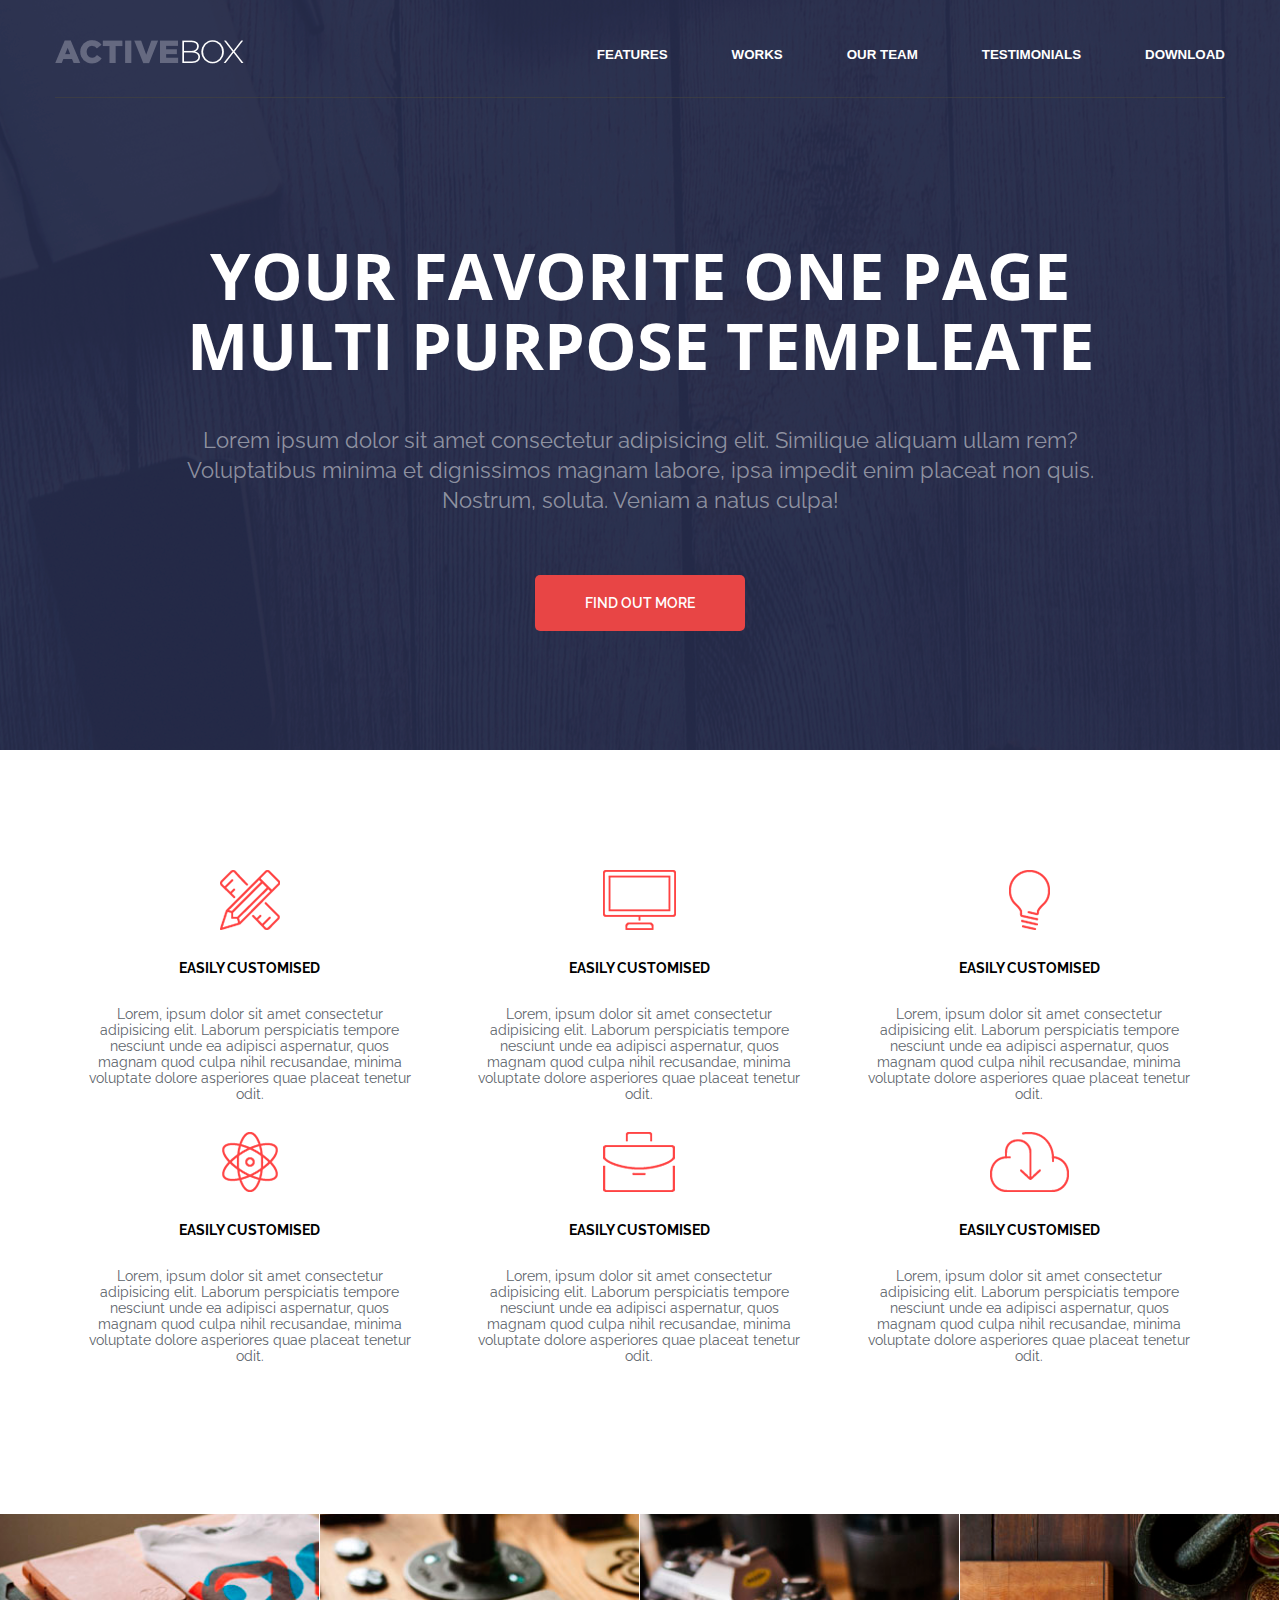
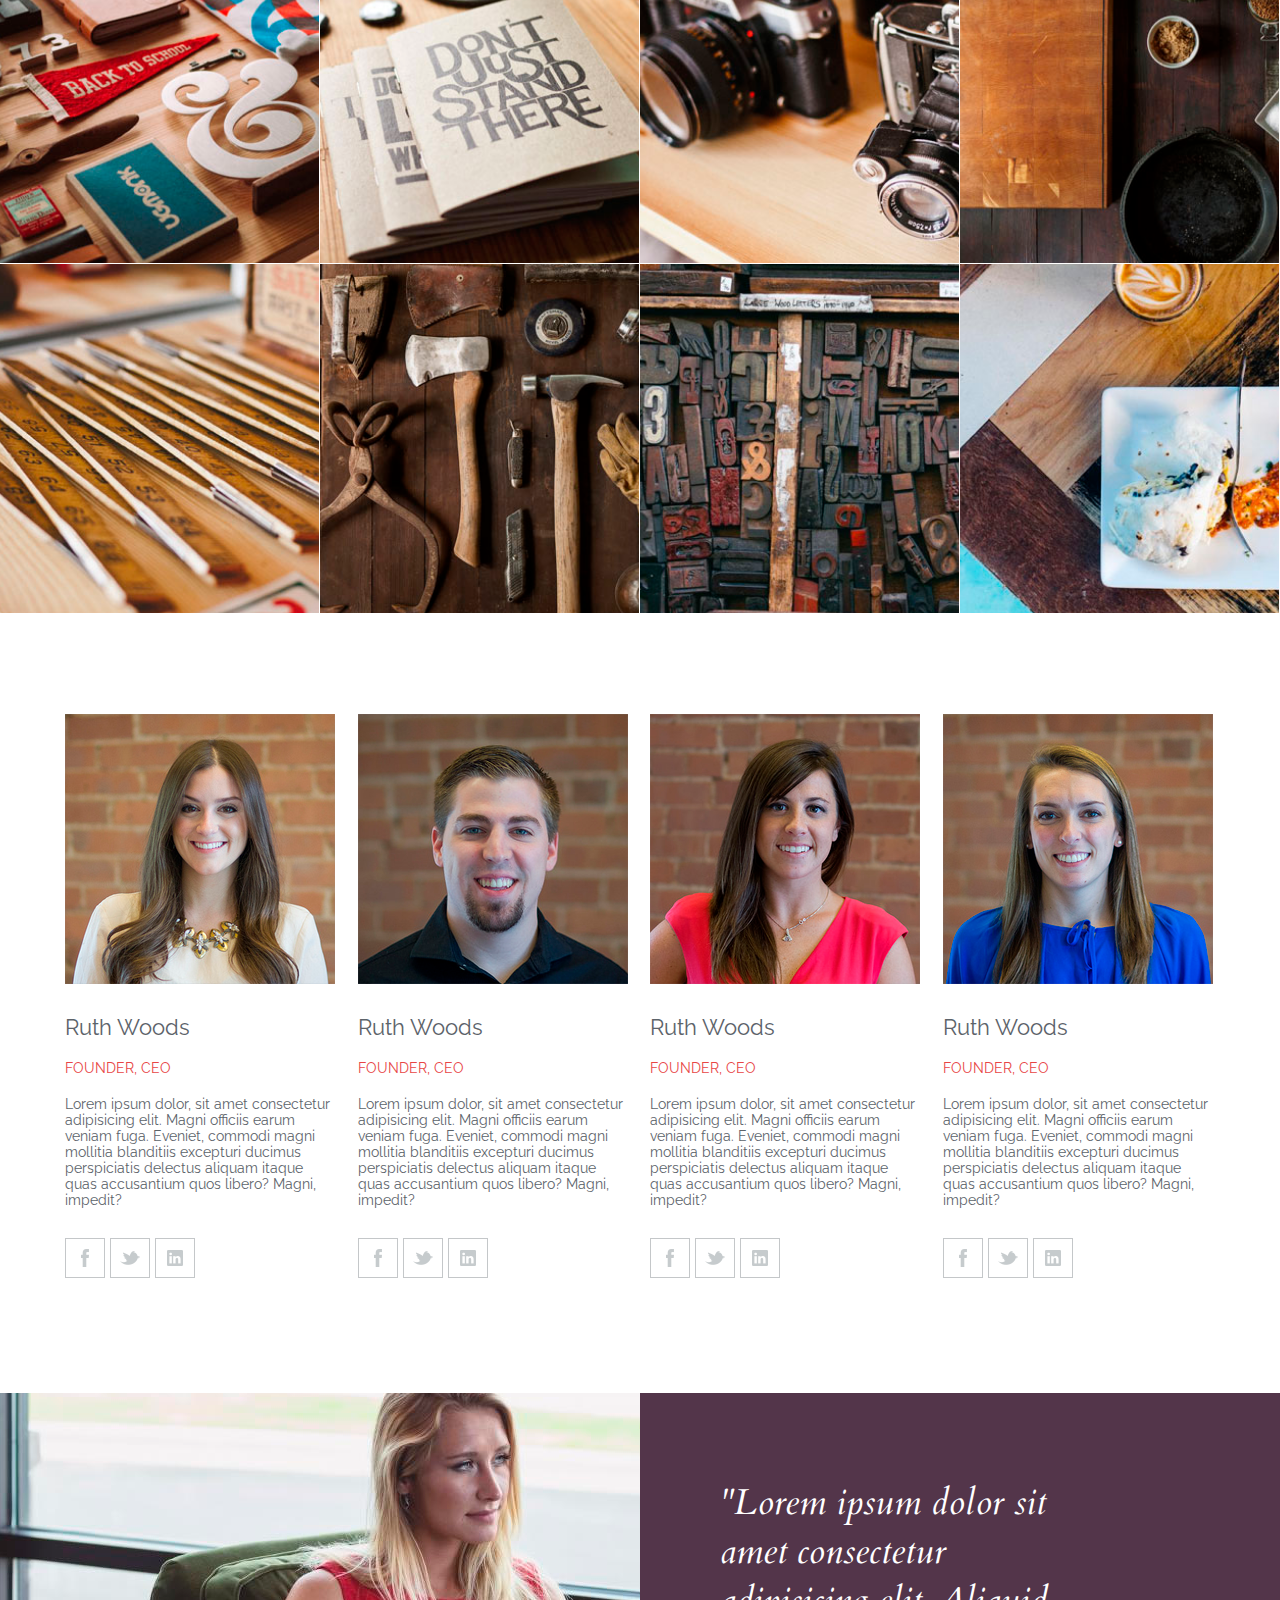
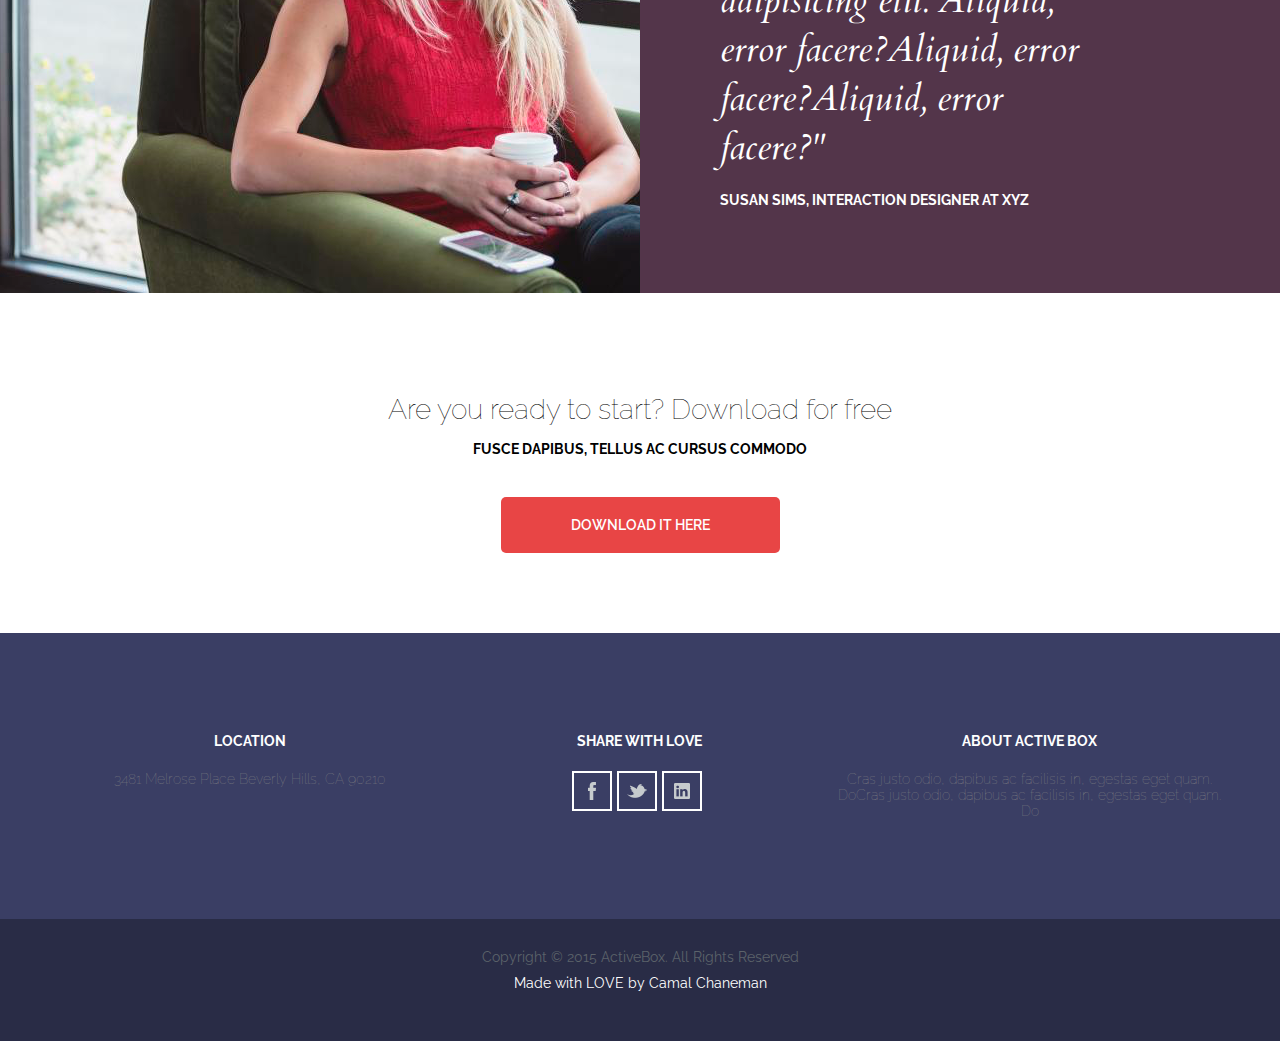
<file: ActiveBox/index.html>
<!DOCTYPE html>
<html lang="en">
<head>
    <meta charset="UTF-8">
    <meta http-equiv="X-UA-Compatible" content="IE=edge">
    <meta name="viewport" content="width=device-width, initial-scale=1.0">
    <link rel="stylesheet" href="style.css">
    <link rel="preconnect" href="https://fonts.googleapis.com">
    <link rel="preconnect" href="https://fonts.gstatic.com" crossorigin>
    <link href="https://fonts.googleapis.com/css2?family=Cardo:ital@1&family=Open+Sans:wght@700&family=Raleway:wght@300;400;700&display=swap" rel="stylesheet">
    <title>Page1</title>
</head>
<body>


    <header class="header">
        <div class="container">
            <div class="header__inner">

                <div class="header__logo">
                    <img src="img/logo.png" alt="">
                </div>

                <div class="header__nav">
                    <button class="nav__link bottom_line" href="#">features</button>
                    <button class="nav__link bottom_line" href="#">works</button>
                    <button class="nav__link bottom_line" href="#">our team</button>
                    <button class="nav__link bottom_line" href="#">testimonials</button>
                    <button class="nav__link bottom_line" href="#">download</button>
                </div>

                <button class="burger" type="button">
                    <span class="burger__item"></span>
                </button>

            </div>
        </div>
    </header>

    <div class="intro">
        <div class="container">
            <div class="header__inner2">
                <h1 class="title__header">your favorite one page multi purpose templeate</h1>
                <h4 class="title__content">Lorem ipsum dolor sit amet consectetur adipisicing elit. Similique aliquam ullam rem? Voluptatibus minima et dignissimos magnam labore, ipsa impedit enim placeat non quis. Nostrum, soluta. Veniam a natus culpa!</h4>
                <a class="btn" href="index.html">find out more</a>
            </div>
        </div>
    </div>

    <div class="container">
        <div class="intro__body" id="intro_id">
            <div class="box">
                <img src="img/img1.png" alt="">
                <h4>easily customised</h4>
                <p class="text">Lorem, ipsum dolor sit amet consectetur adipisicing elit. Laborum perspiciatis tempore nesciunt unde ea adipisci aspernatur, quos magnam quod culpa nihil recusandae, minima voluptate dolore asperiores quae placeat tenetur odit.</p>
            </div>
            <div class="box">
                <img src="img/img2.png" alt="">
                <h4>easily customised</h4>
                <p class="text">Lorem, ipsum dolor sit amet consectetur adipisicing elit. Laborum perspiciatis tempore nesciunt unde ea adipisci aspernatur, quos magnam quod culpa nihil recusandae, minima voluptate dolore asperiores quae placeat tenetur odit.</p>
            </div>
            <div class="box">
                <img src="img/3.png" alt="">
                <h4>easily customised</h4>
                <p class="text">Lorem, ipsum dolor sit amet consectetur adipisicing elit. Laborum perspiciatis tempore nesciunt unde ea adipisci aspernatur, quos magnam quod culpa nihil recusandae, minima voluptate dolore asperiores quae placeat tenetur odit.</p>
            </div>

            <div class="box">
                <img src="img/img4.png" alt="">
                <h4>easily customised</h4>
                <p class="text">Lorem, ipsum dolor sit amet consectetur adipisicing elit. Laborum perspiciatis tempore nesciunt unde ea adipisci aspernatur, quos magnam quod culpa nihil recusandae, minima voluptate dolore asperiores quae placeat tenetur odit.</p>
            </div>
            <div class="box">
                <img src="img/img5.png" alt="">
                <h4>easily customised</h4>
                <p class="text">Lorem, ipsum dolor sit amet consectetur adipisicing elit. Laborum perspiciatis tempore nesciunt unde ea adipisci aspernatur, quos magnam quod culpa nihil recusandae, minima voluptate dolore asperiores quae placeat tenetur odit.</p>
            </div>
            <div class="box">
                <img src="img/img6.png" alt="">
                <h4>easily customised</h4>
                <p class="text">Lorem, ipsum dolor sit amet consectetur adipisicing elit. Laborum perspiciatis tempore nesciunt unde ea adipisci aspernatur, quos magnam quod culpa nihil recusandae, minima voluptate dolore asperiores quae placeat tenetur odit.</p>
            </div>
        </div>
    </div>

    <div class="content__img" id="works">

        
        <div class="box__content">
            <img class="img__item" src="img/Layer 35.png" alt="">
            <div class="box__img__text">
                <h4>project name</h4>
                <p>User Interface Design</p>
            </div>
        </div>
        <div class="box__content">
            <img class="img__item" src="img/Layer 36.png" alt="">
            <div class="box__img__text">
                <h4>project name</h4>
                <p>User Interface Design</p>
            </div>
        </div>
        <div class="box__content">
            <img class="img__item" src="img/Layer 37.png" alt="">
            <div class="box__img__text">
                <h4>project name</h4>
                <p>User Interface Design</p>
            </div>
        </div>
        <div class="box__content">
            <img class="img__item" src="img/Layer 38.png" alt="">
            <div class="box__img__text">
                <h4>project name</h4>
                <p>User Interface Design</p>
            </div>
        </div>
        <div class="box__content">
            <img class="img__item" src="img/Layer 39.png" alt="">
            <div class="box__img__text">
                <h4>project name</h4>
                <p>User Interface Design</p>
            </div>
        </div>
        <div class="box__content">
            <img class="img__item" src="img/Layer 40.png" alt="">
            <div class="box__img__text">
                <h4>project name</h4>
                <p>User Interface Design</p>
            </div>
        </div>
        <div class="box__content">
            <img class="img__item" src="img/Layer 41.png" alt="">
            <div class="box__img__text">
                <h4>project name</h4>
                <p>User Interface Design</p>
            </div>
        </div>
        <div class="box__content">
            <img class="img__item" src="img/Layer 42.png" alt="">
            <div class="box__img__text">
                <h4>project name</h4>
                <p>User Interface Design</p>
            </div>
        </div>
    </div>

    <div class="team" id="team">
        <div class="container">
            <div class="team__box">
                <div class="person__box">
                    <img class="person__header" src="img/Layer 30.png" alt="">
                    <div class="person__text">
                        <h4>Ruth Woods</h4>
                        <p class="upper">Founder, Ceo</p>
                        <p>Lorem ipsum dolor, sit amet consectetur adipisicing elit. Magni officiis earum veniam fuga. Eveniet, commodi magni mollitia blanditiis excepturi ducimus perspiciatis delectus aliquam itaque quas accusantium quos libero? Magni, impedit?</p>
                    </div>
                    <div class="person__footer">
                        <a class="person__link" href="#"><img src="img/sh2.png" alt=""></a>
                        <a class="person__link" href="#"><img src="img/sh1.png" alt=""></a>
                        <a class="person__link" href="#"><img src="img/sh.png" alt=""></a>
                    </div>
                </div>

                <div class="person__box">
                    <img class="person__header" src="img/Layer 31.png" alt="">
                    <div class="person__text">
                        <h4>Ruth Woods</h4>
                        <p class="upper">Founder, Ceo</p>
                        <p>Lorem ipsum dolor, sit amet consectetur adipisicing elit. Magni officiis earum veniam fuga. Eveniet, commodi magni mollitia blanditiis excepturi ducimus perspiciatis delectus aliquam itaque quas accusantium quos libero? Magni, impedit?</p>
                    </div>
                    <div class="person__footer">
                        <a class="person__link" href="#"><img src="img/sh2.png" alt=""></a>
                        <a class="person__link" href="#"><img src="img/sh1.png" alt=""></a>
                        <a class="person__link" href="#"><img src="img/sh.png" alt=""></a>
                    </div>
                </div>

                <div class="person__box">
                    <img class="person__header" src="img/Layer 32.png" alt="">
                    <div class="person__text">
                        <h4>Ruth Woods</h4>
                        <p class="upper">Founder, Ceo</p>
                        <p>Lorem ipsum dolor, sit amet consectetur adipisicing elit. Magni officiis earum veniam fuga. Eveniet, commodi magni mollitia blanditiis excepturi ducimus perspiciatis delectus aliquam itaque quas accusantium quos libero? Magni, impedit?</p>
                    </div>
                    <div class="person__footer">
                        <a class="person__link" href="#"><img src="img/sh2.png" alt=""></a>
                        <a class="person__link" href="#"><img src="img/sh1.png" alt=""></a>
                        <a class="person__link" href="#"><img src="img/sh.png" alt=""></a>
                    </div>
                </div>

                <div class="person__box">
                    <img class="person__header" src="img/Layer 33.png" alt="">
                    <div class="person__text">
                        <h4>Ruth Woods</h4>
                        <p class="upper">Founder, Ceo</p>
                        <p>Lorem ipsum dolor, sit amet consectetur adipisicing elit. Magni officiis earum veniam fuga. Eveniet, commodi magni mollitia blanditiis excepturi ducimus perspiciatis delectus aliquam itaque quas accusantium quos libero? Magni, impedit?</p>
                    </div>
                    <div class="person__footer">
                        <a class="person__link" href="#"><img src="img/sh2.png" alt=""></a>
                        <a class="person__link" href="#"><img src="img/sh1.png" alt=""></a>
                        <a class="person__link" href="#"><img src="img/sh.png" alt=""></a>
                    </div>
                </div>
            </div>
        </div>
    </div>

    <div class="box__phrase" id="review">
        <div class="review__items">
            <div class="box__photo">
                <img class="box__photo_img" src="img/Footerfoto.png" alt="">
            </div>
            <div class="box__text">
                <h6>"Lorem ipsum dolor sit amet consectetur adipisicing elit. Aliquid, error facere?Aliquid, error facere?Aliquid, error facere?"</h6>
                <p>susan sims, interaction designer at xyz</p>
            </div>
        </div>
    </div>

    <div class="container" id="download">
        <div class="box__content__floor">
            <h6>Are you ready to start? Download for free</h6>
            <p>Fusce dapibus, tellus ac cursus commodo</p>
            <a class="btn btn--size" href="index.html">download it here</a>
        </div>
    </div>

    <div class="box__bg">
        <div class="container">
            <div class="box__footer">
                <div class="footer__box">
                    <h6>Location</h6>
                    <p>3481 Melrose Place Beverly Hills, CA 90210</p>
                </div>
                <div class="footer__box">
                    <h6>share with love</h6>
                    <div class="person__footer center">
                        <a class="person__link white" href="#"><img src="img/sh2.png" alt=""></a>
                        <a class="person__link white" href="#"><img src="img/sh1.png" alt=""></a>
                        <a class="person__link white" href="#"><img src="img/sh.png" alt=""></a>
                    </div>
                </div>
                <div class="footer__box">
                    <h6>about active box</h6>
                    <p>Cras justo odio, dapibus ac facilisis in, egestas eget quam. DoCras justo odio, dapibus ac facilisis in, egestas eget quam. Do</p>
                </div>
            </div>
        </div>
    </div>

    <div class="footer_author">
        <div class="box__footer__auth">
            <p>Copyright © 2015 ActiveBox. All Rights Reserved <br> <p class="whitep">Made with LOVE by Camal Chaneman</p> </p>
        </div>
    </div>

    <script src="app.js"></script>
</body>
</html>
</file>
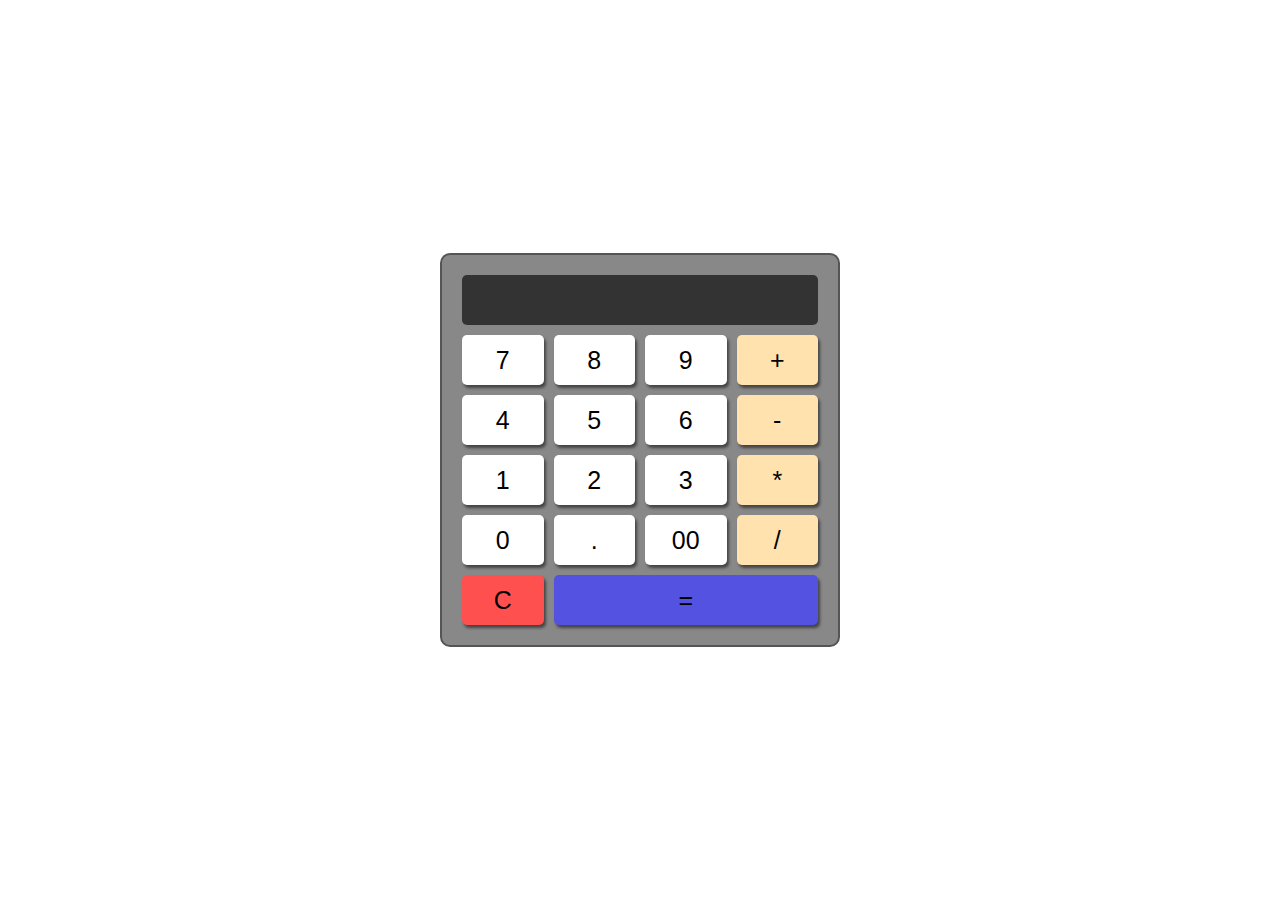
<file: Calculator/index.html>
<!DOCTYPE html>
<html lang="en">
<head>
    <meta charset="UTF-8">
    <meta http-equiv="X-UA-Compatible" content="IE=edge">
    <meta name="viewport" content="width=device-width, initial-scale=1.0">
    <title>Document</title>
    <link rel="stylesheet" href="style.css">
</head>
<body>

    <article class="calc">
        <output class="calc__result" id='result'></output>

        <button type="button" class="calc__btn">7</button>
        <button type="button" class="calc__btn">8</button>
        <button type="button" class="calc__btn">9</button>
        <button type="button" class="calc__btn calc__btn__operator">+</button>

        <button type="button" class="calc__btn">4</button>
        <button type="button" class="calc__btn">5</button>
        <button type="button" class="calc__btn">6</button>
        <button type="button" class="calc__btn calc__btn__operator">-</button>

        <button type="button" class="calc__btn">1</button>
        <button type="button" class="calc__btn">2</button>
        <button type="button" class="calc__btn">3</button>
        <button type="button" class="calc__btn calc__btn__operator">*</button>

        <button type="button" class="calc__btn">0</button>
        <button type="button" class="calc__btn">.</button>
        <button type="button" class="calc__btn">00</button>
        <button type="button" class="calc__btn calc__btn__operator">/</button>

        <button type="button" class="calc__btn calc__btn__operator__reset">C</button>
        <button type="button" class="calc__btn calc__btn__operator__equal">=</button>
    </article>
    <script src="app.js"></script>
</body>
</html>
</file>
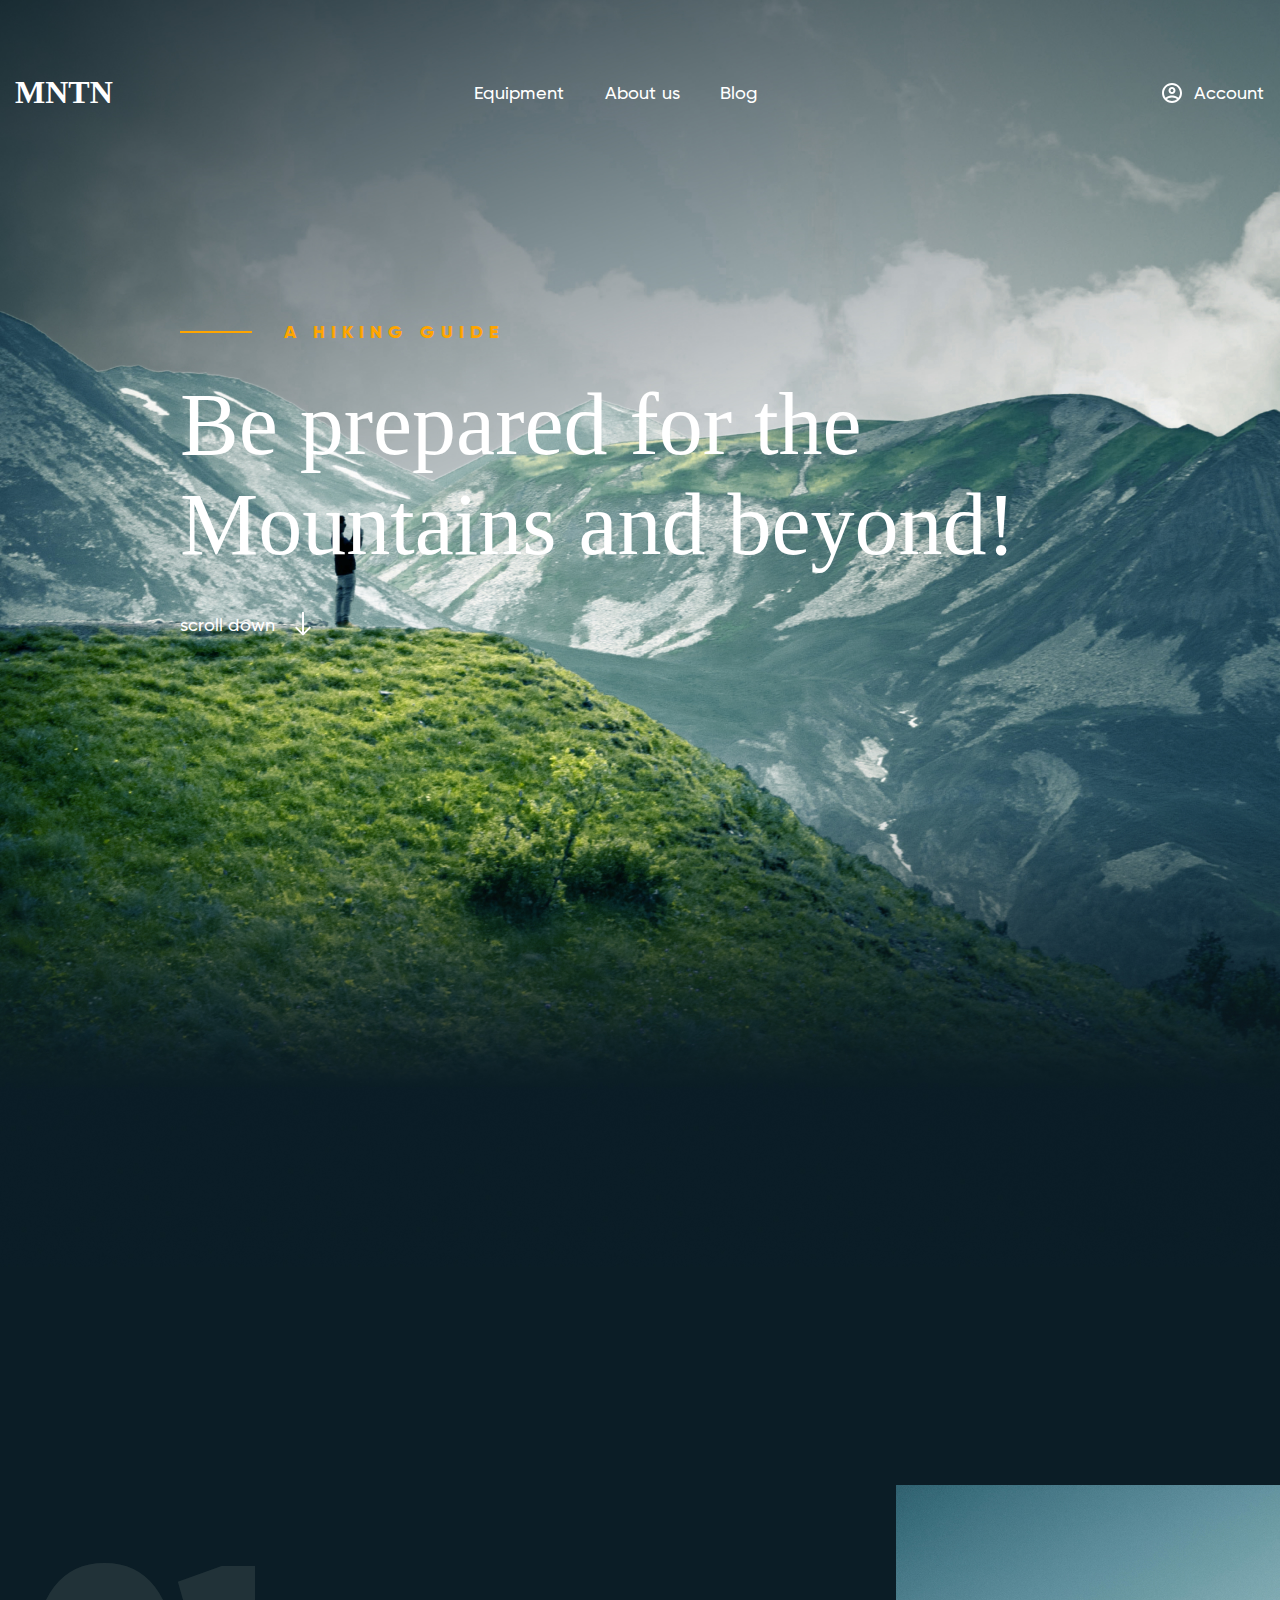
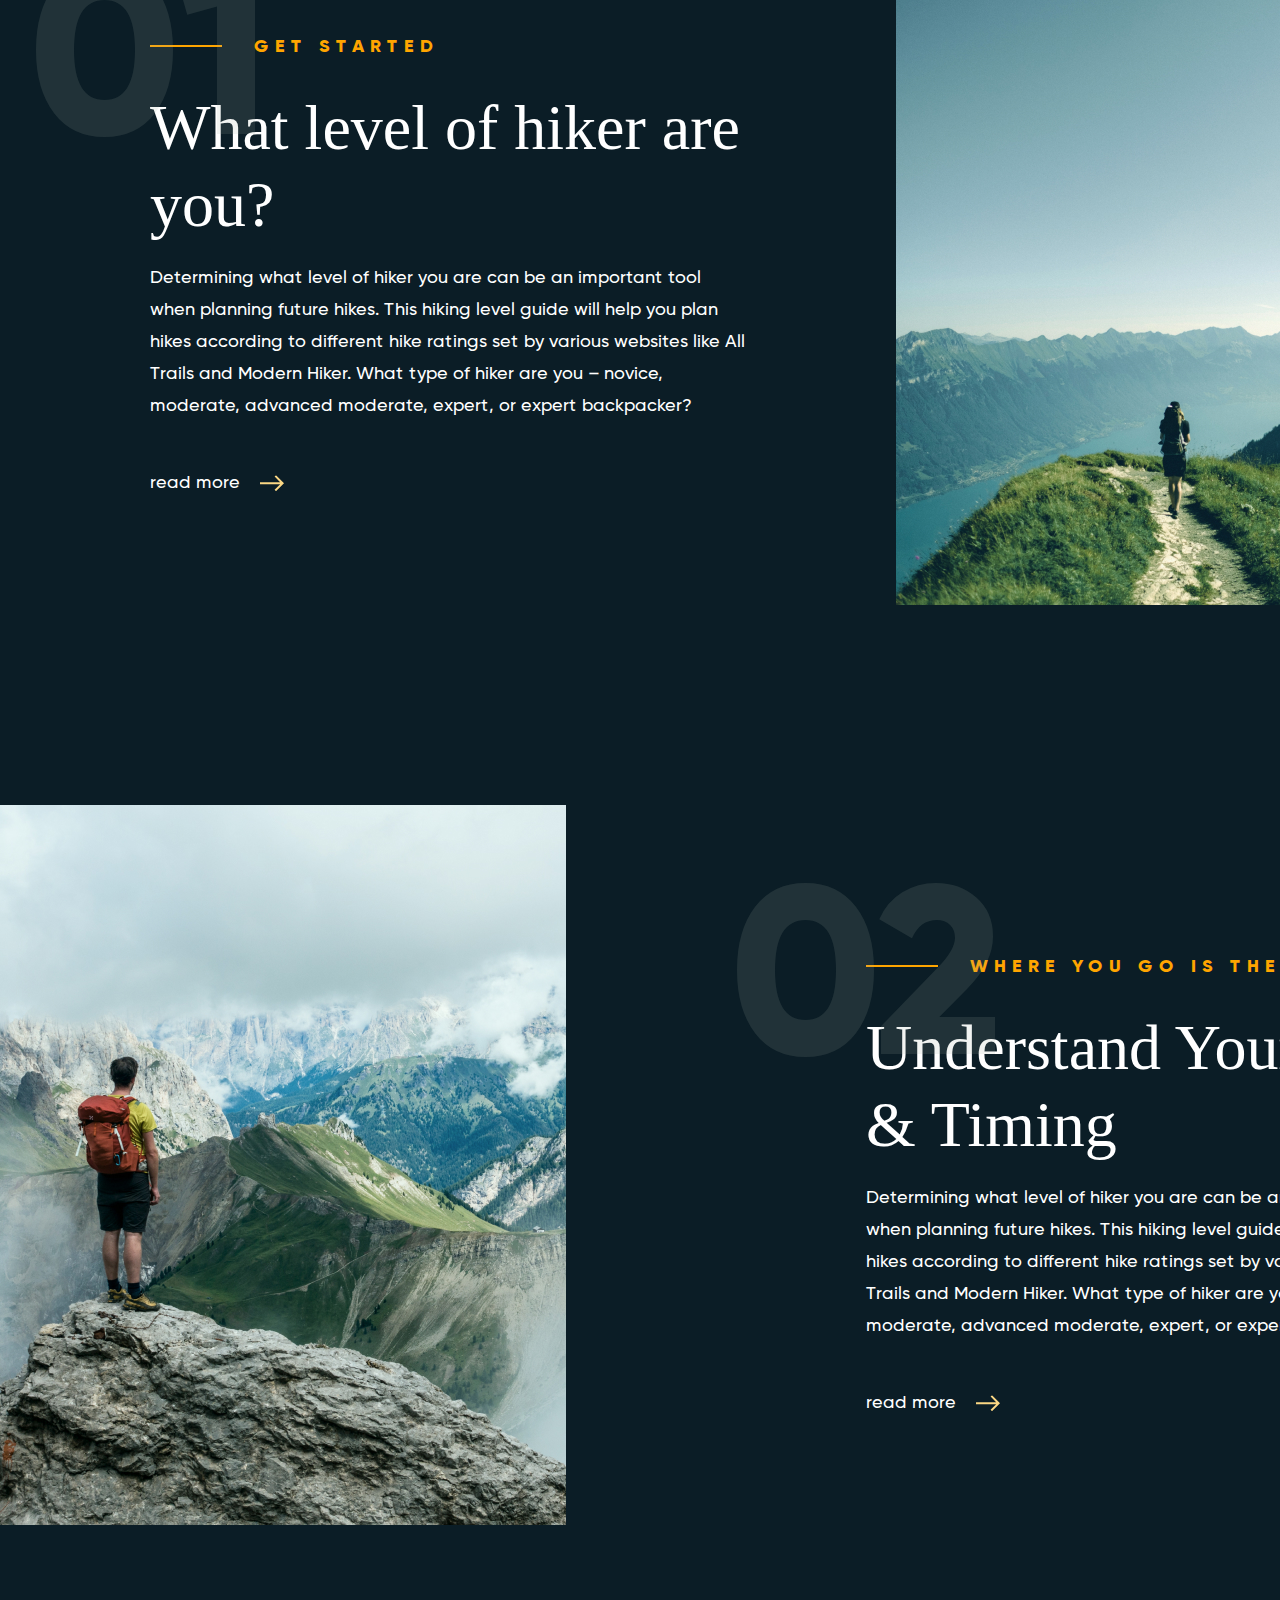
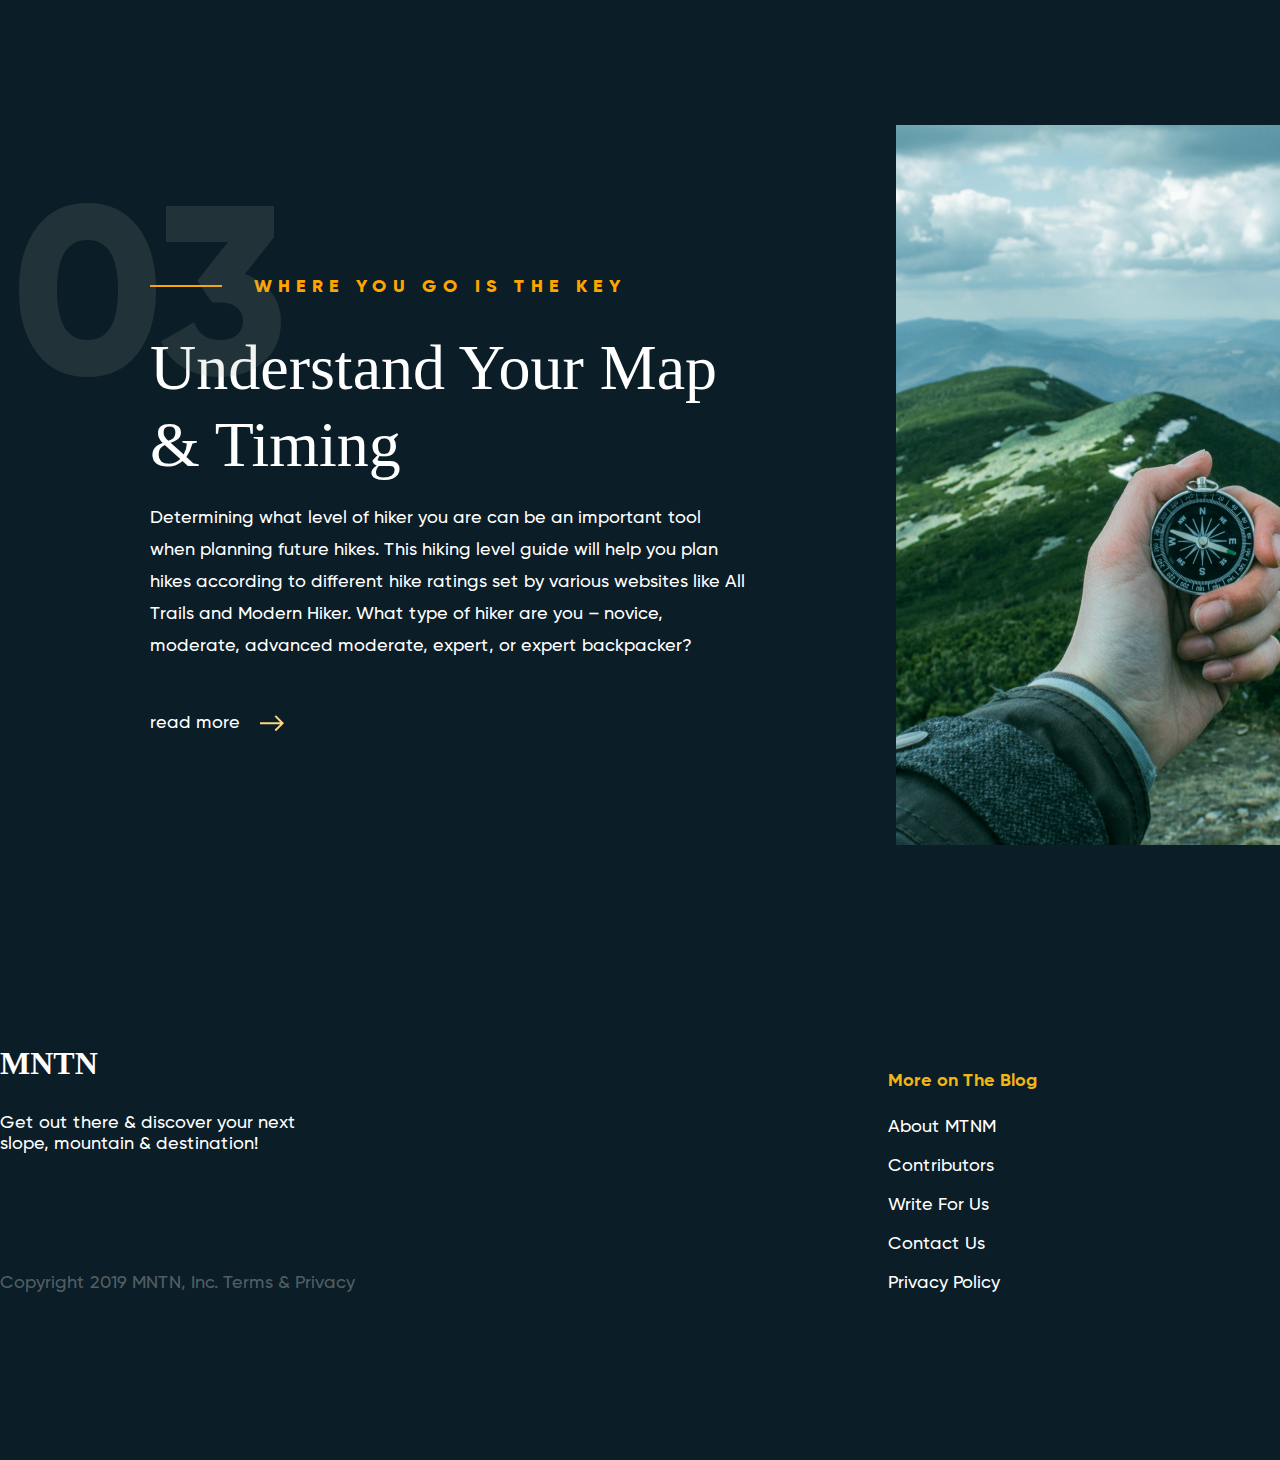
<file: Mountain/index.html>
<!DOCTYPE html>
<html lang="en">
<head>
    <meta charset="UTF-8">
    <meta http-equiv="X-UA-Compatible" content="IE=edge">
    <meta name="viewport" content="width=device-width, initial-scale=1.0">
    <link rel="stylesheet" href="style.css">
    <link rel="shortcut icon" href="img/icons/mntnicon.png" type="image/x-icon">
    <!-- Fonts  -->
    <link rel="stylesheet" href="fonts/Gilroy/stylesheet.css">
    <link rel="preconnect" href="https://fonts.googleapis.com">
    <link rel="preconnect" href="https://fonts.gstatic.com" crossorigin>
    <link href="https://fonts.googleapis.com/css2?family=Playfair+Display:wght@600&display=swap" rel="stylesheet">


    <title>Document</title>
</head>
<body>

    <div class="container__header">
        <div class="space__btw">
            <div class="logo">
                <span class="logo__text">MNTN</span>
            </div>
            <div class="nav">
                <ul>
                    <li><a class="nav__link space" href="">Equipment</a></li>           
                    <li><a class="nav__link space" href="">About us</a></li>
                    <li><a class="nav__link space" href="">Blog</a></li>
                </ul>
            </div>
            <div class="login">
                <img src="img/icons/account.svg" alt="">
                <a class="nav__link left" href="">Account</a>
            </div>
            <button class="burger">
                <span class="burger__icon"></span>
            </button>
        </div>
    </div>

    <div class="title">
        <div class="title__box">
            <div class="title__header">
                <span class="line"></span>
                <span class="text">a hiking guide</span>
            </div>
            <div class="title__content">
                Be prepared for the Mountains and beyond!
            </div>
            <div class="title__footer">
                <a href="">
                    <span>scroll down</span>
                    <img class="space_arrow" src="img/icons/arrow.svg" alt="">
                </a>
            </div>
        </div>
    </div>

    <div class="container__main">
        <div class="container__inner">
            <div class="block_1">
                <div class="content__block">
                    <span class="number">01</span>
                    <div class="title__header">
                        <span class="line"></span>
                        <span class="text">GEt Started</span>
                    </div>
                    <div class="block__content">
                        What level of hiker are you?
                        <p class="content__text">Determining what level of hiker you are can be an important tool when planning future hikes. This hiking level guide will help you plan hikes according to different hike ratings set by various websites like All Trails and Modern Hiker. What type of hiker are you – novice, moderate, advanced moderate, expert, or expert backpacker?</p>
                    </div>
                    <div class="title__footer">
                        <a href="">
                            <span>read more</span>
                            <img class="space_arrow" src="img/icons/arrow-right.svg" alt="">
                        </a>
                    </div>
                </div>
                <img src="img/img1.jpg" alt="">
            </div>

            <div class="block__2">
                <img src="img/img2.jpg" alt="">
                <div class="content__block2">
                    <span class="number">02</span>
                    <div class="title__header">
                        <span class="line"></span>
                        <span class="text">where you go is the key</span>
                    </div>
                    <div class="block__content">
                        Understand Your Map & Timing
                        <p class="content__text">Determining what level of hiker you are can be an important tool when planning future hikes. This hiking level guide will help you plan hikes according to different hike ratings set by various websites like All Trails and Modern Hiker. What type of hiker are you – novice, moderate, advanced moderate, expert, or expert backpacker?</p>
                    </div>
                    <div class="title__footer">
                        <a href="">
                            <span>read more</span>
                            <img class="space_arrow" src="img/icons/arrow-right.svg" alt="">
                        </a>
                    </div>
                </div>
            </div>
            
            <div class="block_1">
                <div class="content__block">
                    <span class="number">03</span>
                    <div class="title__header">
                        <span class="line"></span>
                        <span class="text">where you go is the key</span>
                    </div>
                    <div class="block__content">
                        Understand Your Map & Timing
                        <p class="content__text">Determining what level of hiker you are can be an important tool when planning future hikes. This hiking level guide will help you plan hikes according to different hike ratings set by various websites like All Trails and Modern Hiker. What type of hiker are you – novice, moderate, advanced moderate, expert, or expert backpacker?</p>
                    </div>
                    <div class="title__footer">
                        <a href="">
                            <span>read more</span>
                            <img class="space_arrow" src="img/icons/arrow-right.svg" alt="">
                        </a>
                    </div>
                </div>
                <img src="img/img3.jpg" alt="">
            </div>

            <div class="block_3">
                <div class="continer__footer__left">
                    <span class="logo__text">MNTN</span>
                    <p class="text__footer">Get out there & discover your next slope, mountain & destination!</p>
                    <p class="floor__footer">Copyright 2019 MNTN, Inc. Terms & Privacy</p>
                </div>

                <div class="container__footer__right">
                    <div class="box__left">
                        <h4 class="box__lefttitle">More on The Blog</h4>
                        <a href="">
                            <p>About MTNM</p>
                        </a>
                        <a href="">
                            <p>Contributors</p>
                        </a>
                        <a href="">
                            <p>Write For Us</p>
                        </a>
                        <a href="">
                            <p>Contact Us</p>
                        </a>
                        <a href="">
                            <p>Privacy Policy</p>
                        </a>
                    </div>
                    <div class="box__right">
                        <h4 class="box__righttitle">More on MNTN</h4>
                        <a href="">
                            <p>The Team</p>
                        </a>
                        <a href="">
                            <p>Jobs</p>
                        </a>
                        <a href="">
                            <p>Press</p>
                        </a>
                    </div>
                </div>
            </div>
        </div>
    </div>

    <div class="mobile__nav">
        <div class="nav">
            <ul>
                <li><a class="nav__link" href="">Equipment</a></li>           
                <li><a class="nav__link" href="">About us</a></li>
                <li><a class="nav__link" href="">Blog</a></li>
            </ul>
        </div>
        <div class="login">
            <img src="img/icons/account.svg" alt="">
            <a class="nav__link left" href="">Account</a>
        </div>
    </div>

    <script src="js/app.js"></script>
    
</body>
</html>
</file>
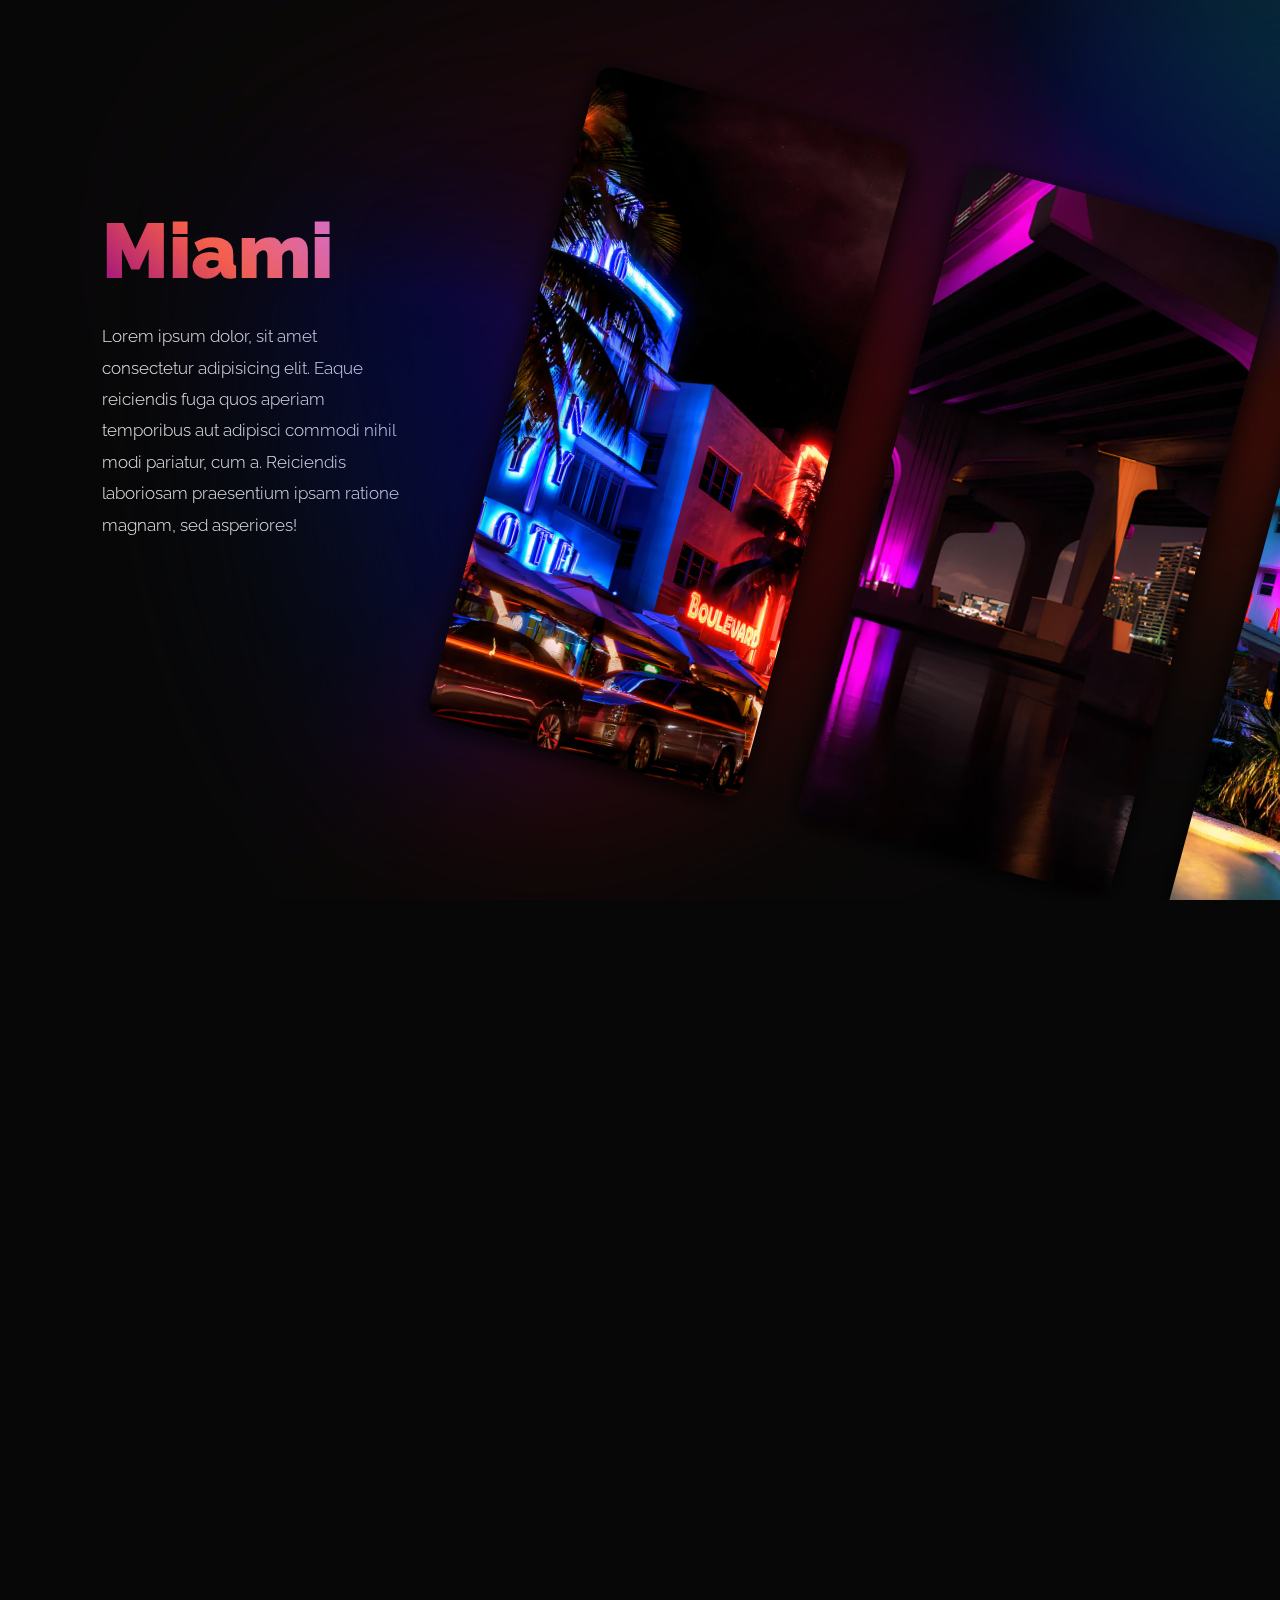
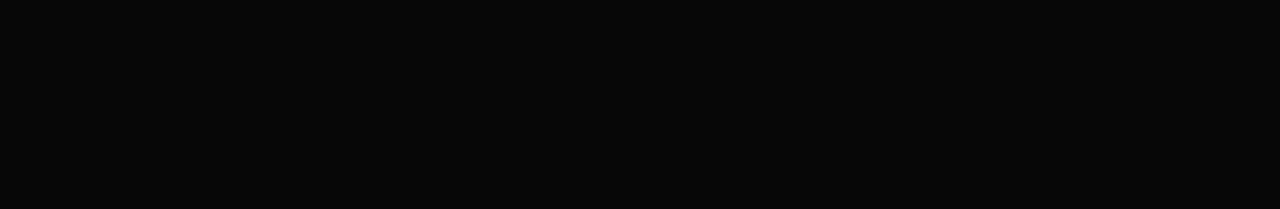
<file: photos/index.html>
<!DOCTYPE html>
<html lang="en">
<head>
    <meta charset="UTF-8">
    <meta http-equiv="X-UA-Compatible" content="IE=edge">
    <meta name="viewport" content="width=device-width, initial-scale=1.0">
    <link rel="stylesheet" href="style.css">
    <link rel="stylesheet" href="libs/swiper/swiper-bundle.min.css">
    <title>Document</title>
</head>
<body>

    <div class="descr">
        <div class="logo">Miami</div>
        <p>Lorem ipsum dolor, sit amet consectetur adipisicing elit. Eaque reiciendis fuga quos aperiam temporibus aut adipisci commodi nihil modi pariatur, cum a. Reiciendis laboriosam praesentium ipsam ratione magnam, sed asperiores!</p>
    </div>

    <div class="swiper slider slider_main">
        <div class="swiper-wrapper slider__wrapper">

            <div class="swiper-slide slider__item">
                <div class="slider__img" data-swiper-parallax="20%" style="background-image: url(images/1.jpg);"></div>
            </div>
            
            <div class="swiper-slide slider__item">
                <div class="slider__img" data-swiper-parallax="30%" style="background-image: url(images/2.jpg);"></div>
            </div>
            
            <div class="swiper-slide slider__item">
                <div class="slider__img" data-swiper-parallax="20%" style="background-image: url(images/3.jpg);"></div>
            </div>
            
            <div class="swiper-slide slider__item">
                <div class="slider__img" data-swiper-parallax="30%" style="background-image: url(images/4.jpg);"></div>
            </div>
            
            <div class="swiper-slide slider__item">
                <div class="slider__img" data-swiper-parallax="20%" style="background-image: url(images/5.jpg);"></div>
            </div>
            
            <div class="swiper-slide slider__item">
                <div class="slider__img" data-swiper-parallax="30%" style="background-image: url(images/6.jpg);"></div>
            </div>
            
            <div class="swiper-slide slider__item">
                <div class="slider__img" data-swiper-parallax="20%" style="background-image: url(images/7.jpg);"></div>
            </div>
            
            <div class="swiper-slide slider__item">
                <div class="slider__img" data-swiper-parallax="30%" style="background-image: url(images/8.jpg);"></div>
            </div>
            
            <div class="swiper-slide slider__item">
                <div class="slider__img" data-swiper-parallax="20%" style="background-image: url(images/9.jpg);"></div>
            </div>
        </div>
    </div>

    <div class="swiper slider slider_bg">
        <div class="swiper-wrapper slider__wrapper">

            <div class="swiper-slide slider__item">
                <div class="slider__img" data-swiper-parallax="20%" style="background-image: url(images/1.jpg);"></div>
            </div>
            
            <div class="swiper-slide slider__item">
                <div class="slider__img" data-swiper-parallax="40%" style="background-image: url(images/2.jpg);"></div>
            </div>
            
            <div class="swiper-slide slider__item">
                <div class="slider__img" data-swiper-parallax="20%" style="background-image: url(images/3.jpg);"></div>
            </div>
            
            <div class="swiper-slide slider__item">
                <div class="slider__img" data-swiper-parallax="40%" style="background-image: url(images/4.jpg);"></div>
            </div>
            
            <div class="swiper-slide slider__item">
                <div class="slider__img" data-swiper-parallax="20%" style="background-image: url(images/5.jpg);"></div>
            </div>
            
            <div class="swiper-slide slider__item">
                <div class="slider__img" data-swiper-parallax="40%" style="background-image: url(images/6.jpg);"></div>
            </div>
            
            <div class="swiper-slide slider__item">
                <div class="slider__img" data-swiper-parallax="20%" style="background-image: url(images/7.jpg);"></div>
            </div>
            
            <div class="swiper-slide slider__item">
                <div class="slider__img" data-swiper-parallax="40%" style="background-image: url(images/8.jpg);"></div>
            </div>
            
            <div class="swiper-slide slider__item">
                <div class="slider__img" data-swiper-parallax="20%" style="background-image: url(images/9.jpg);"></div>
            </div>
        </div>
    </div>



    <script src="libs/swiper/swiper-bundle.min.js"></script>
    <script src="app.js"></script>
</body>
</html>
</file>
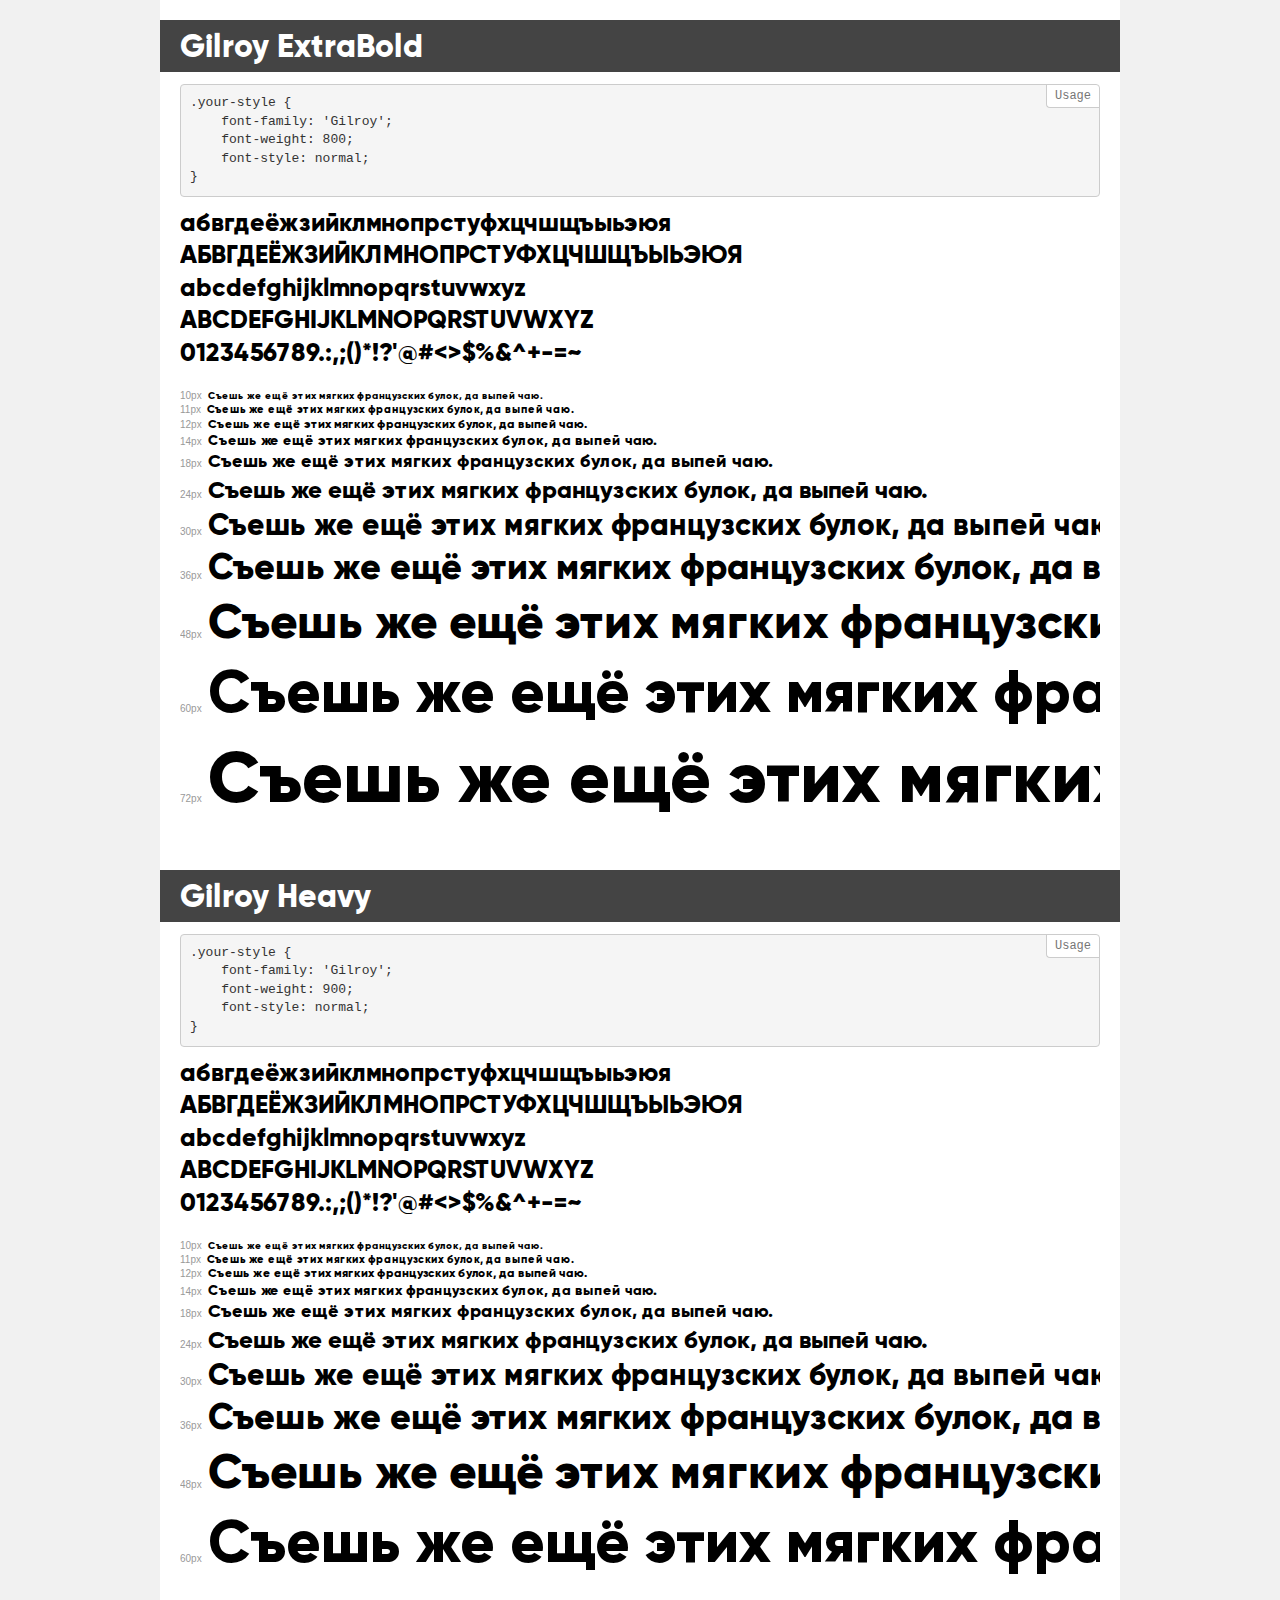
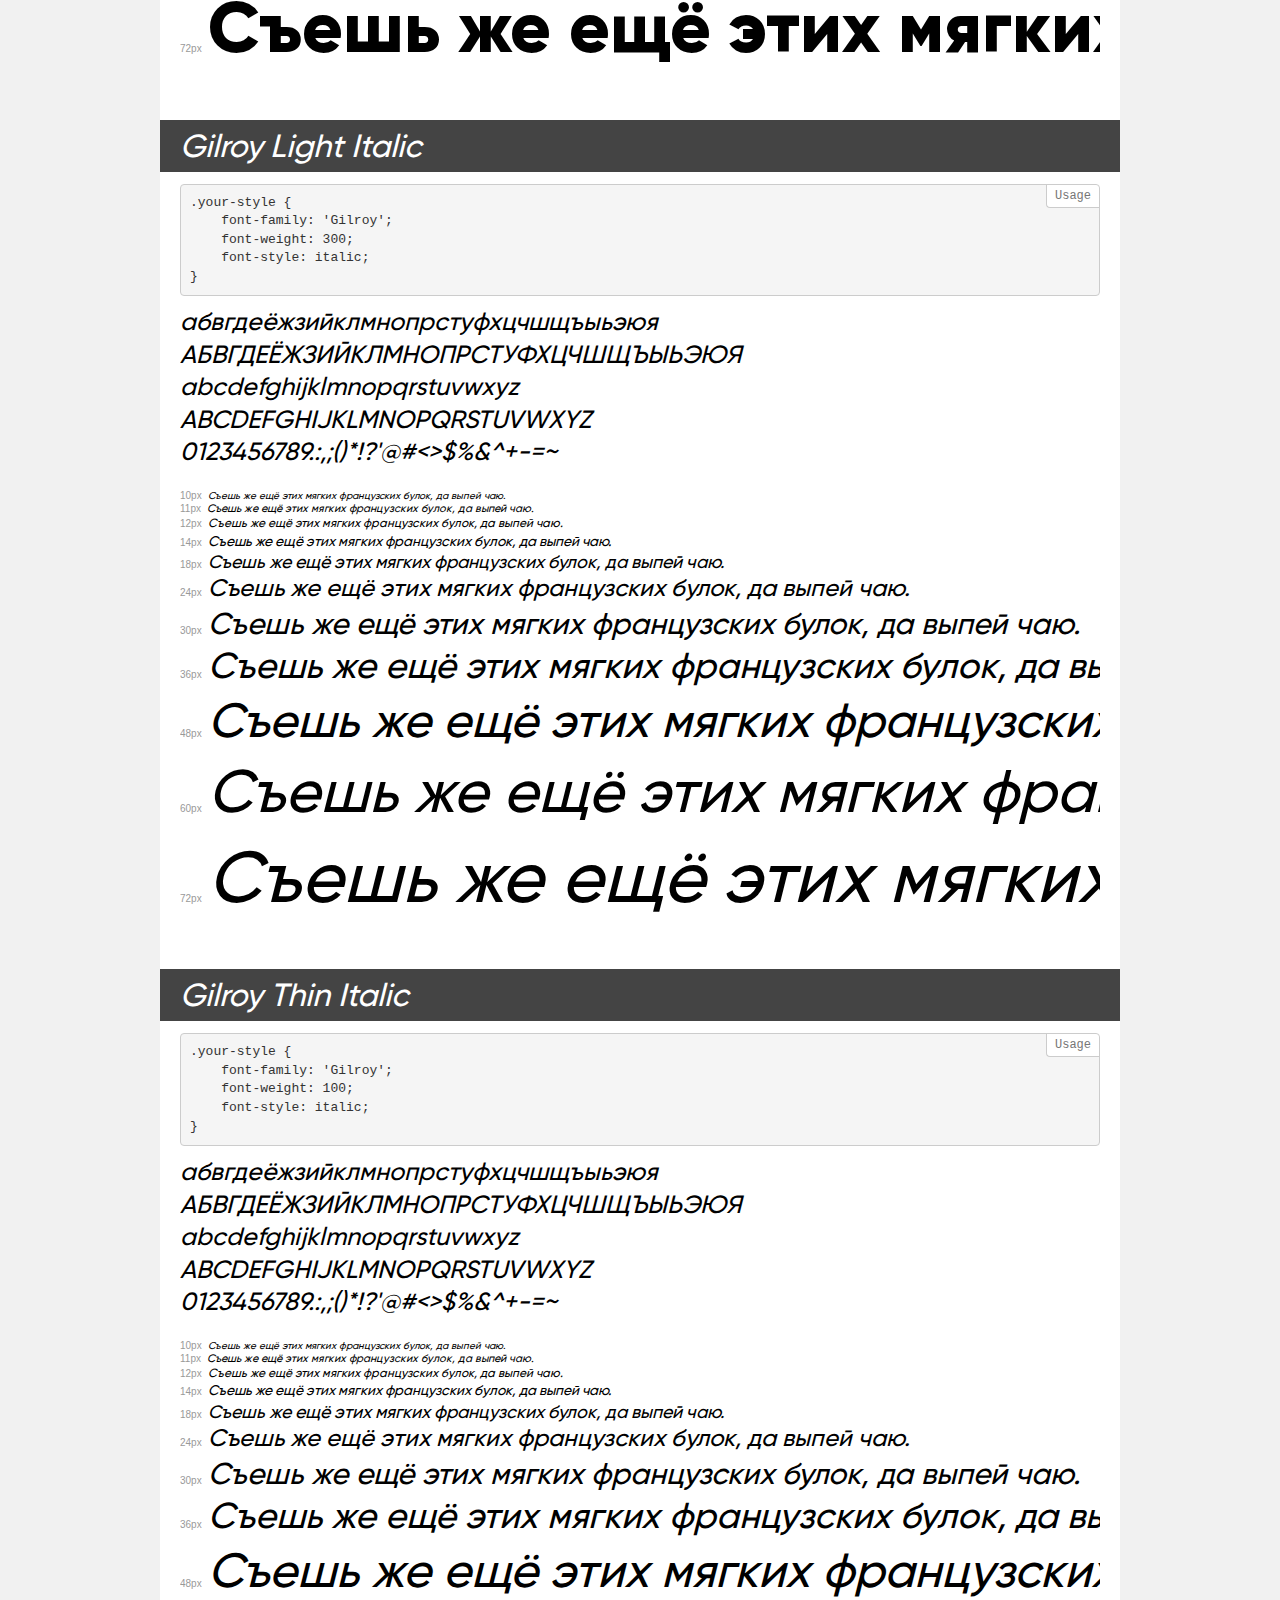
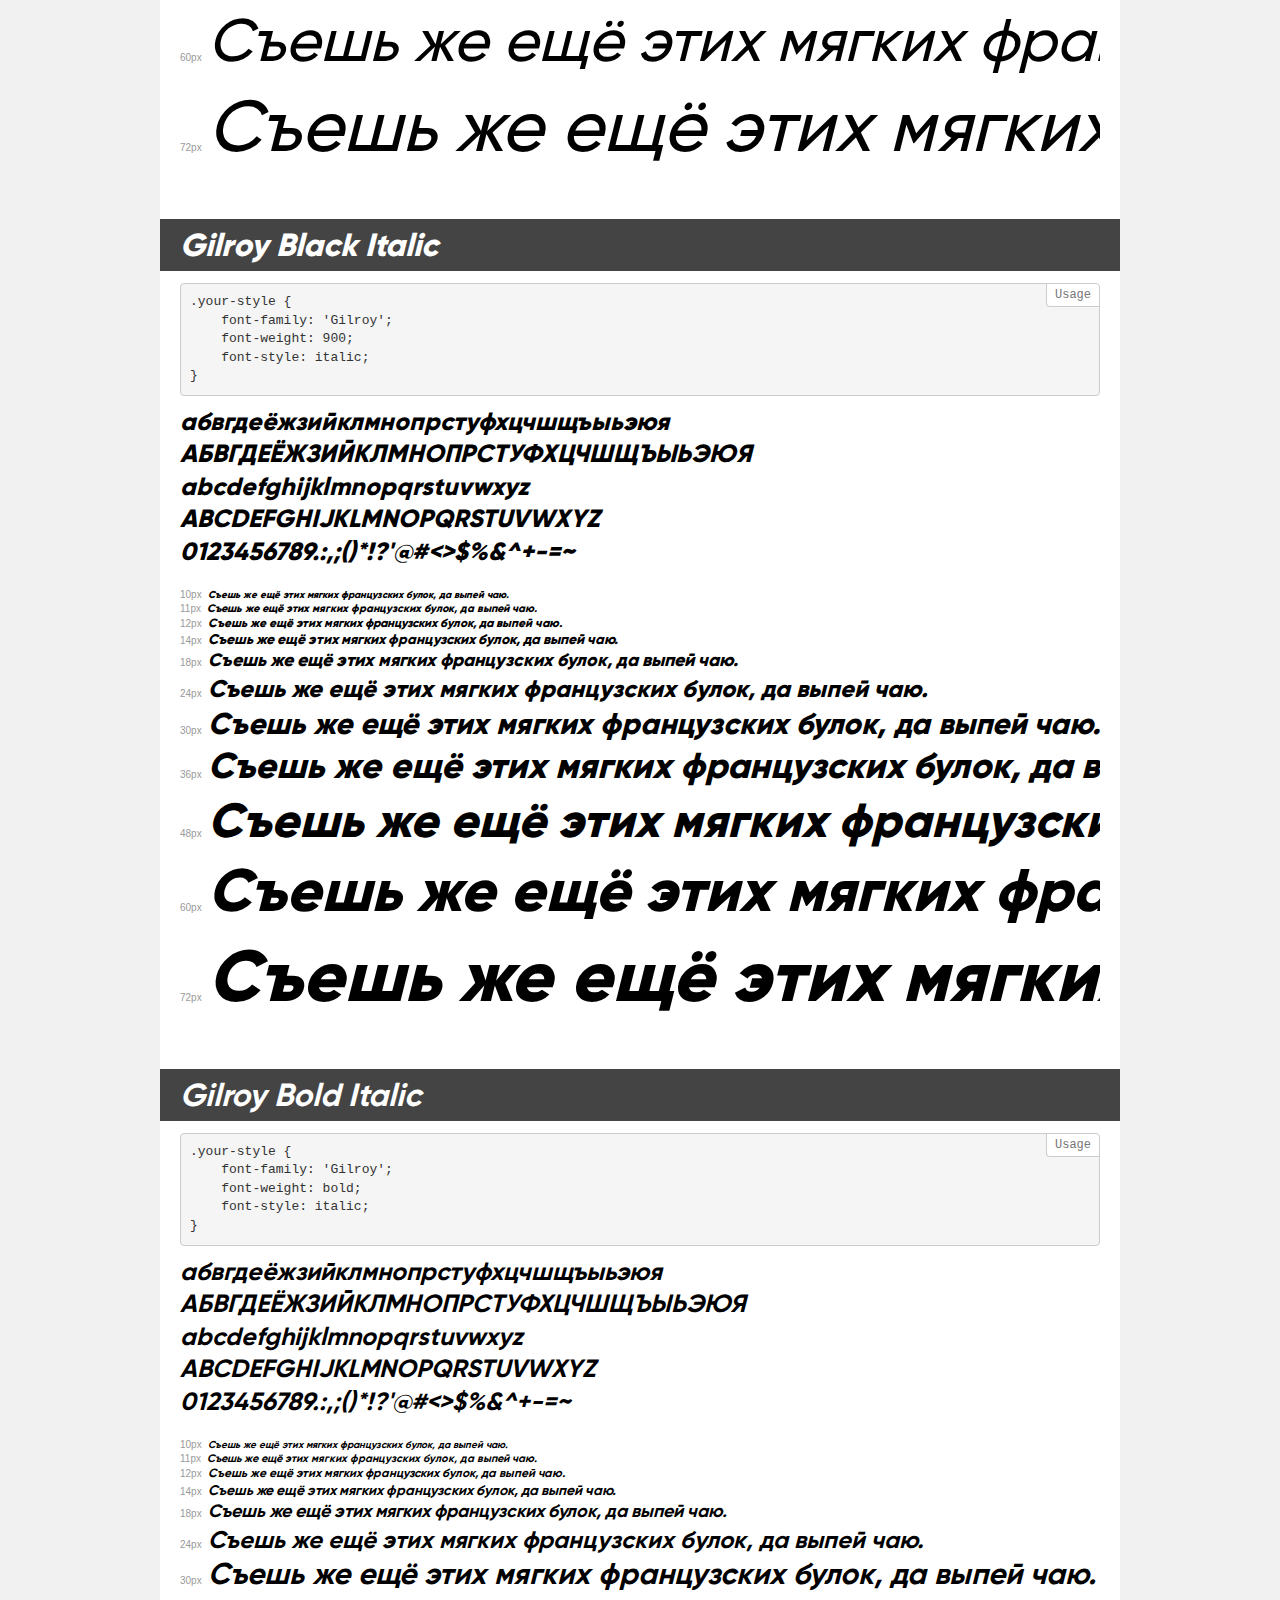
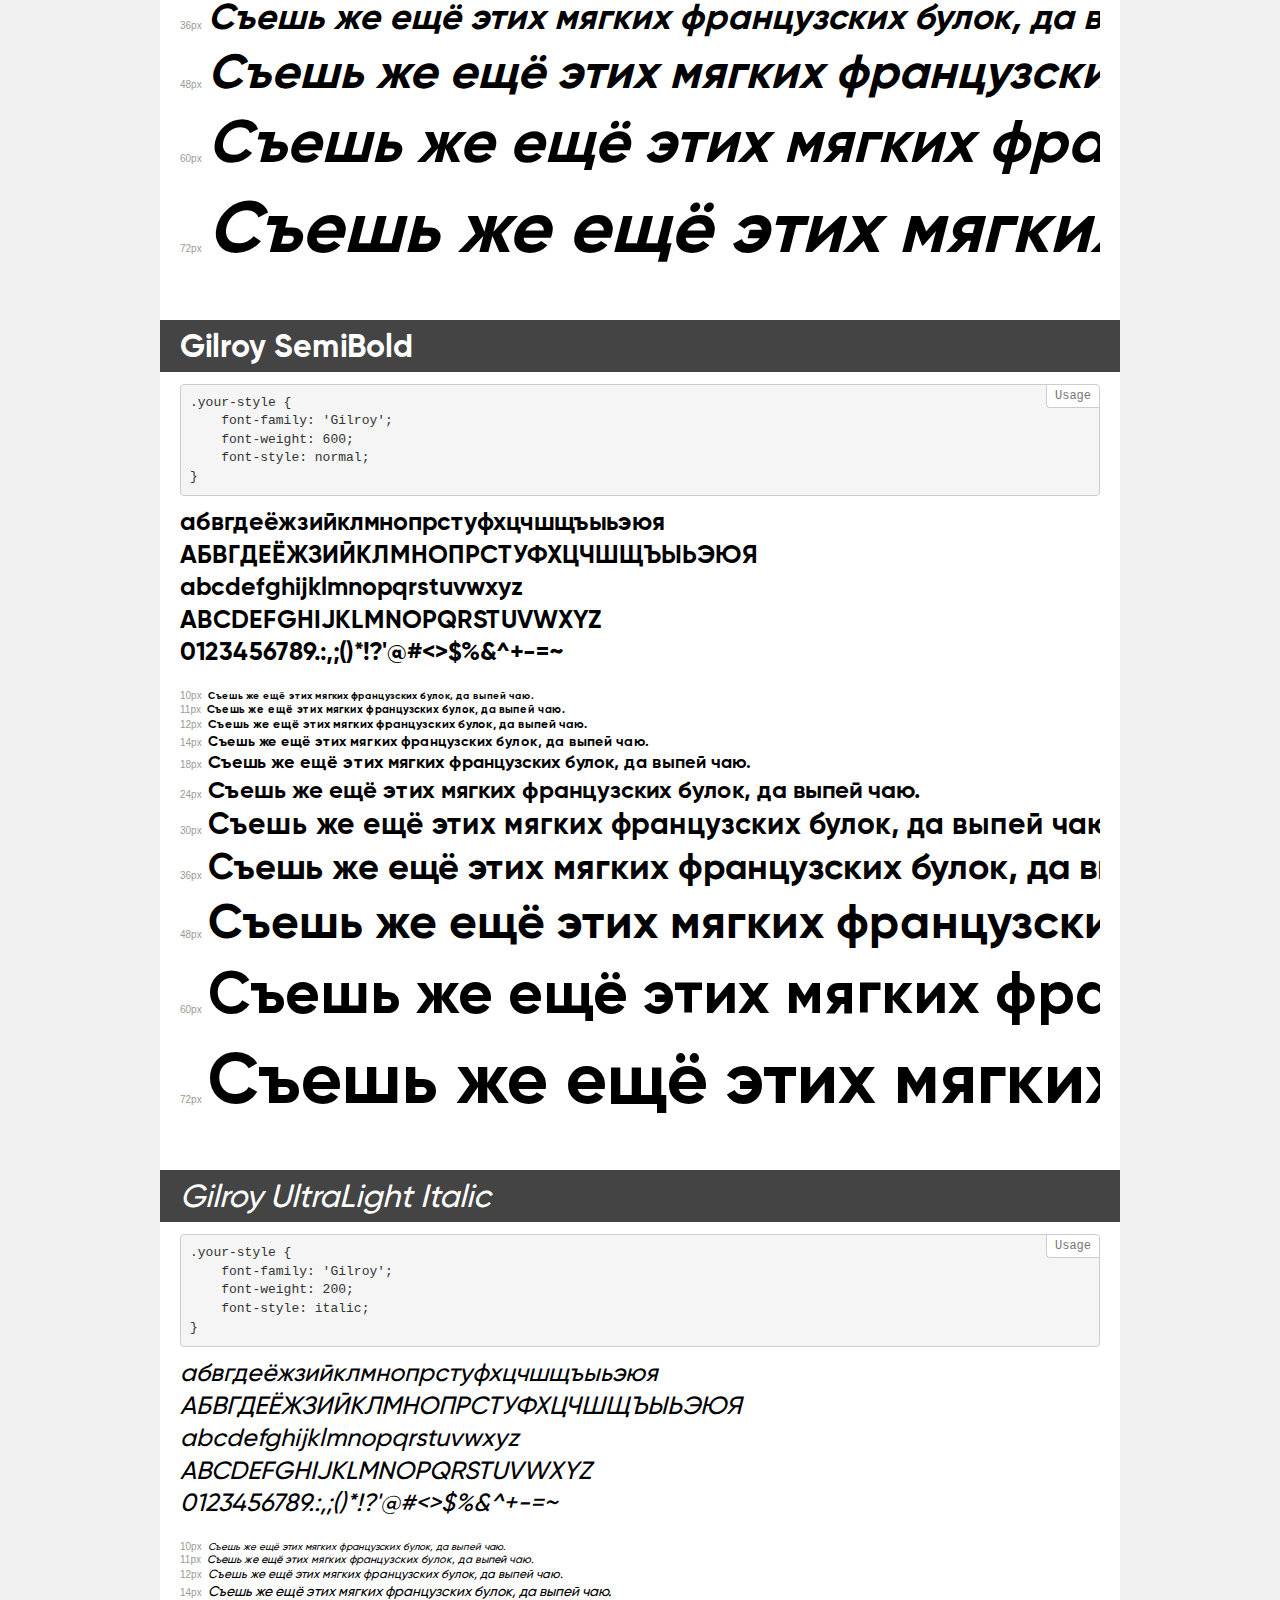
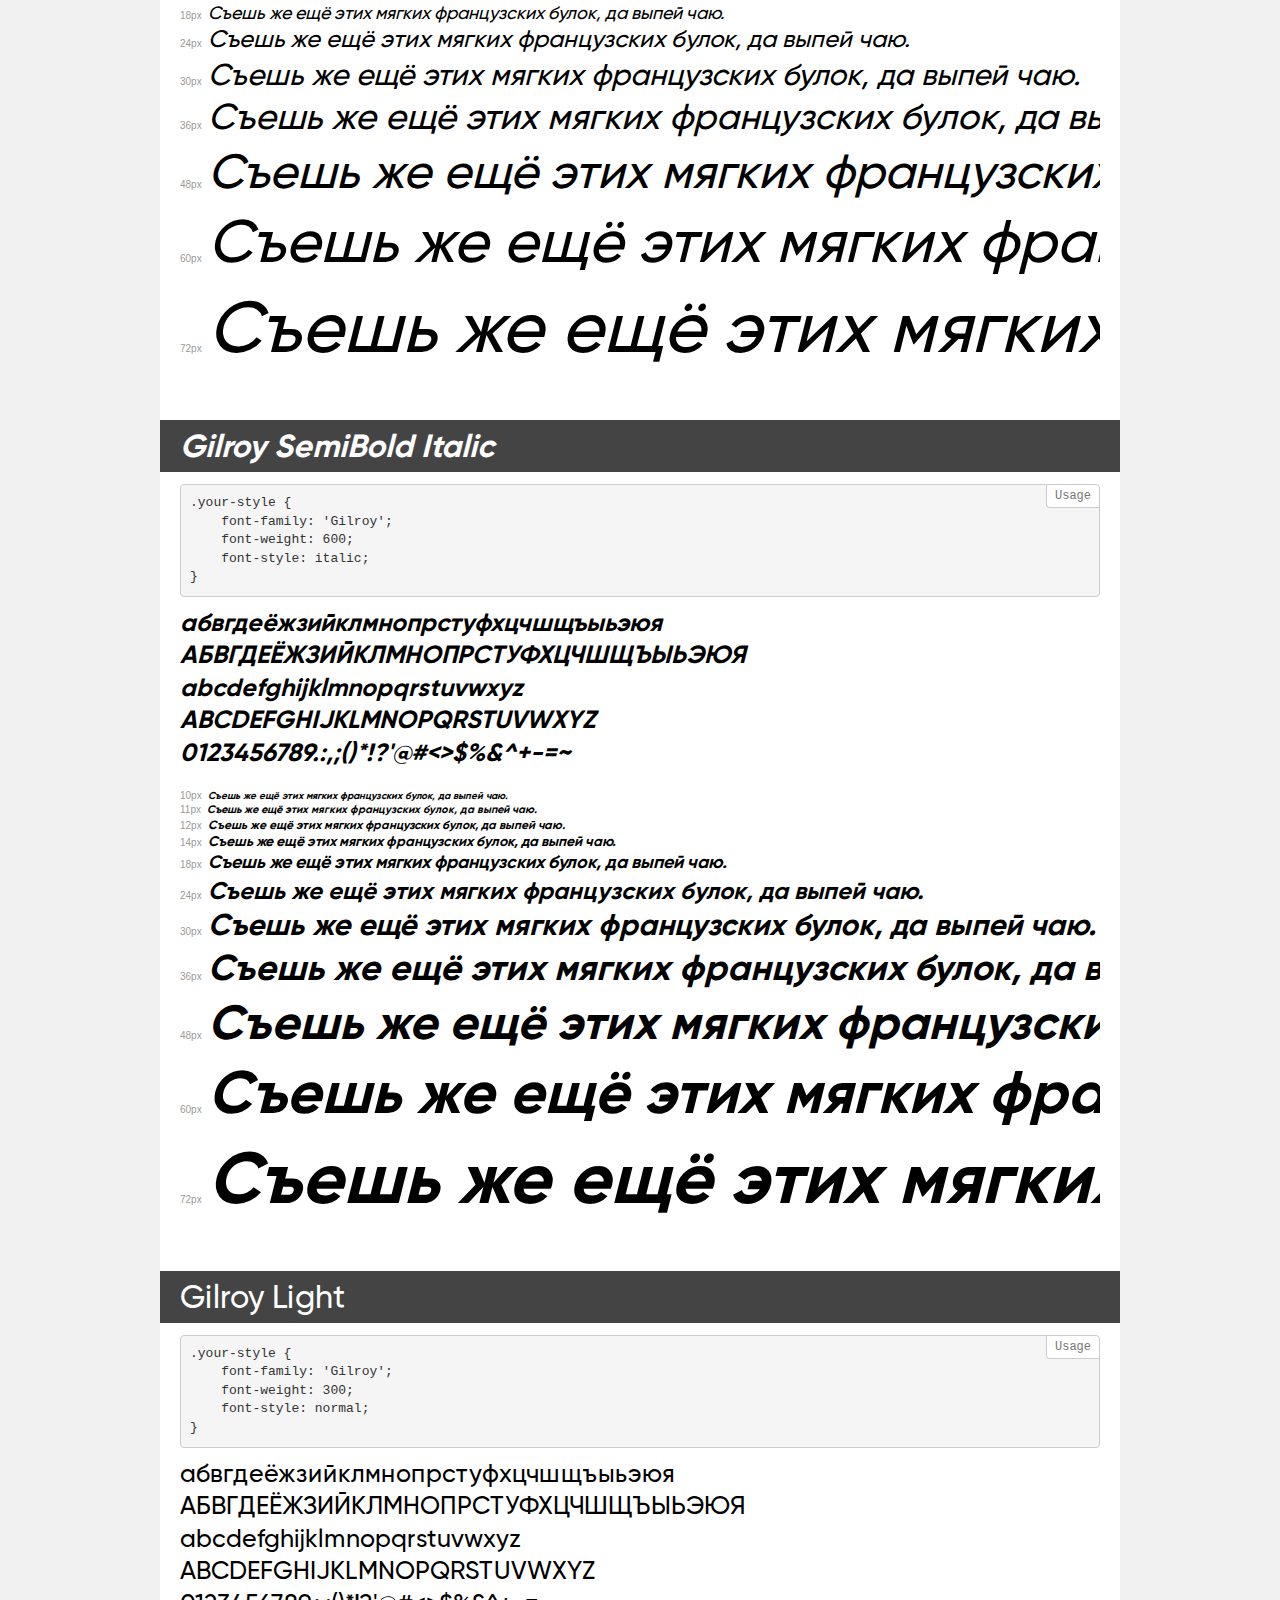
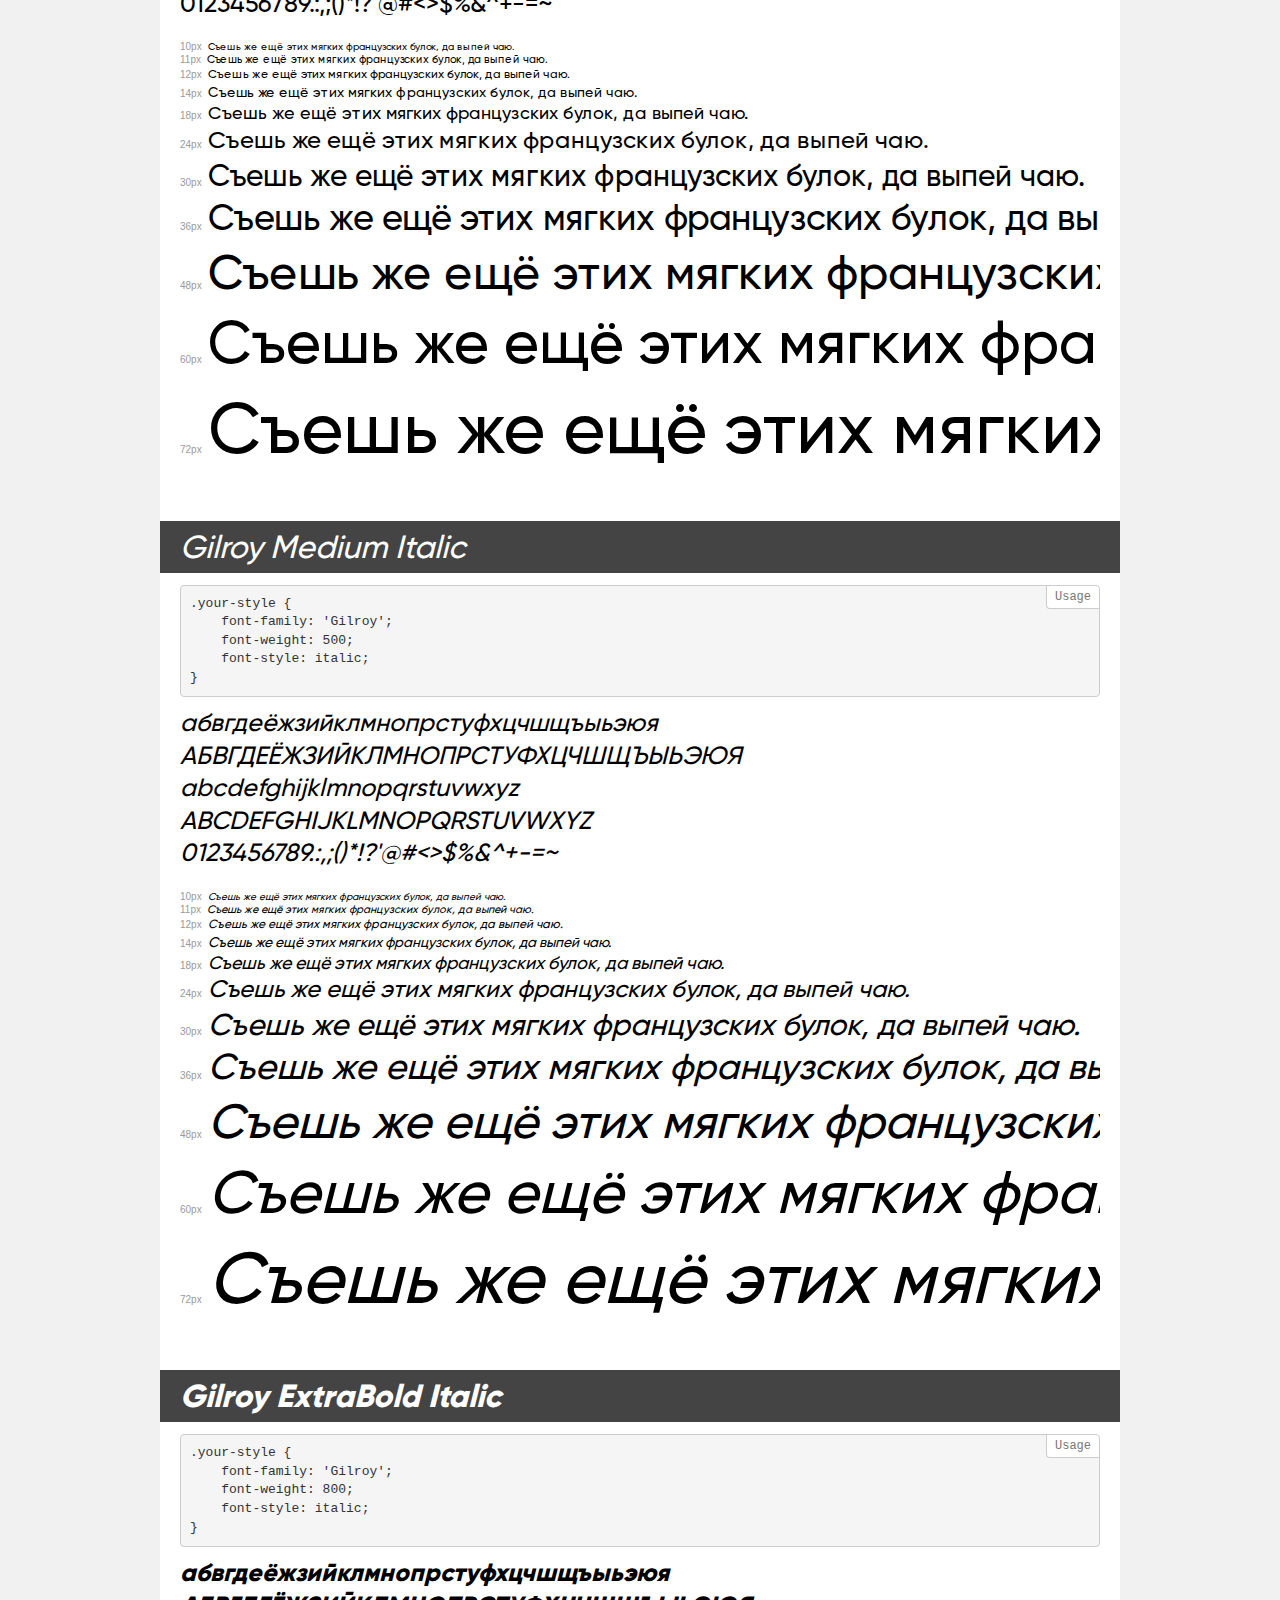
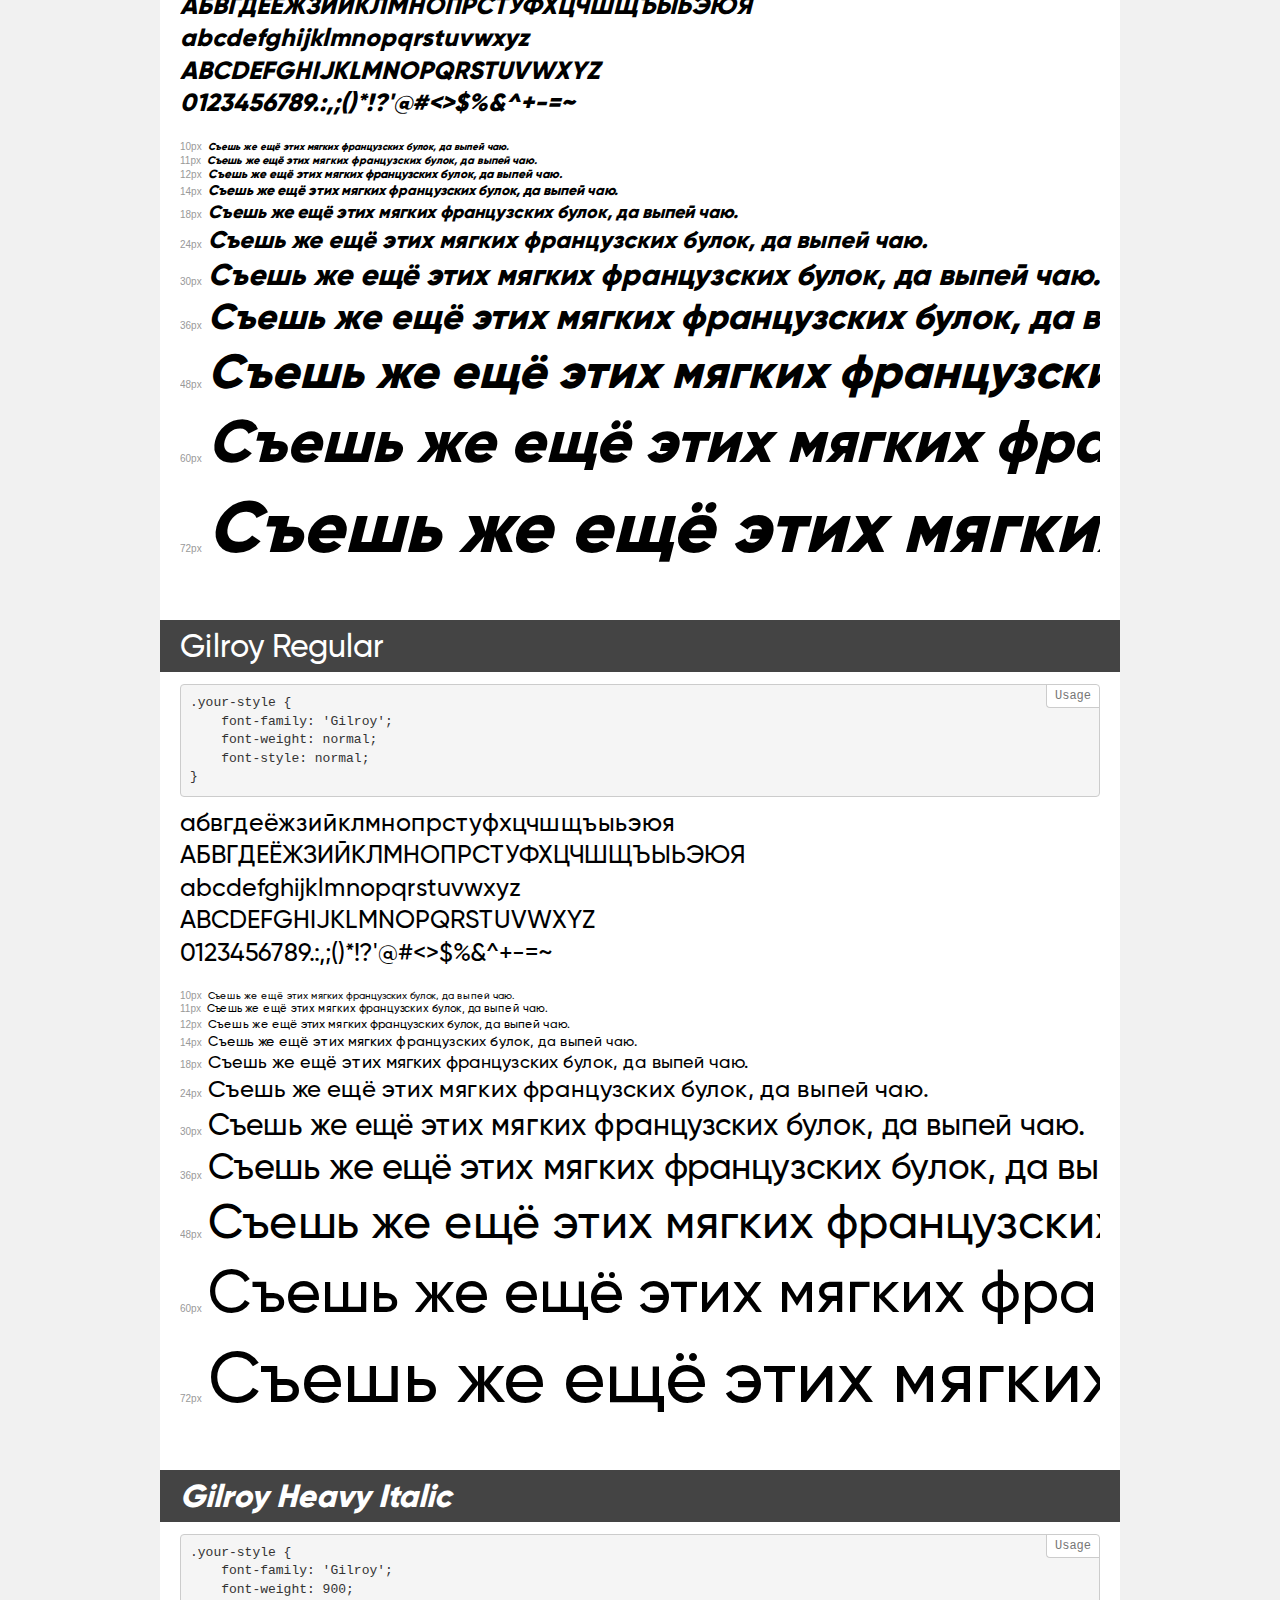
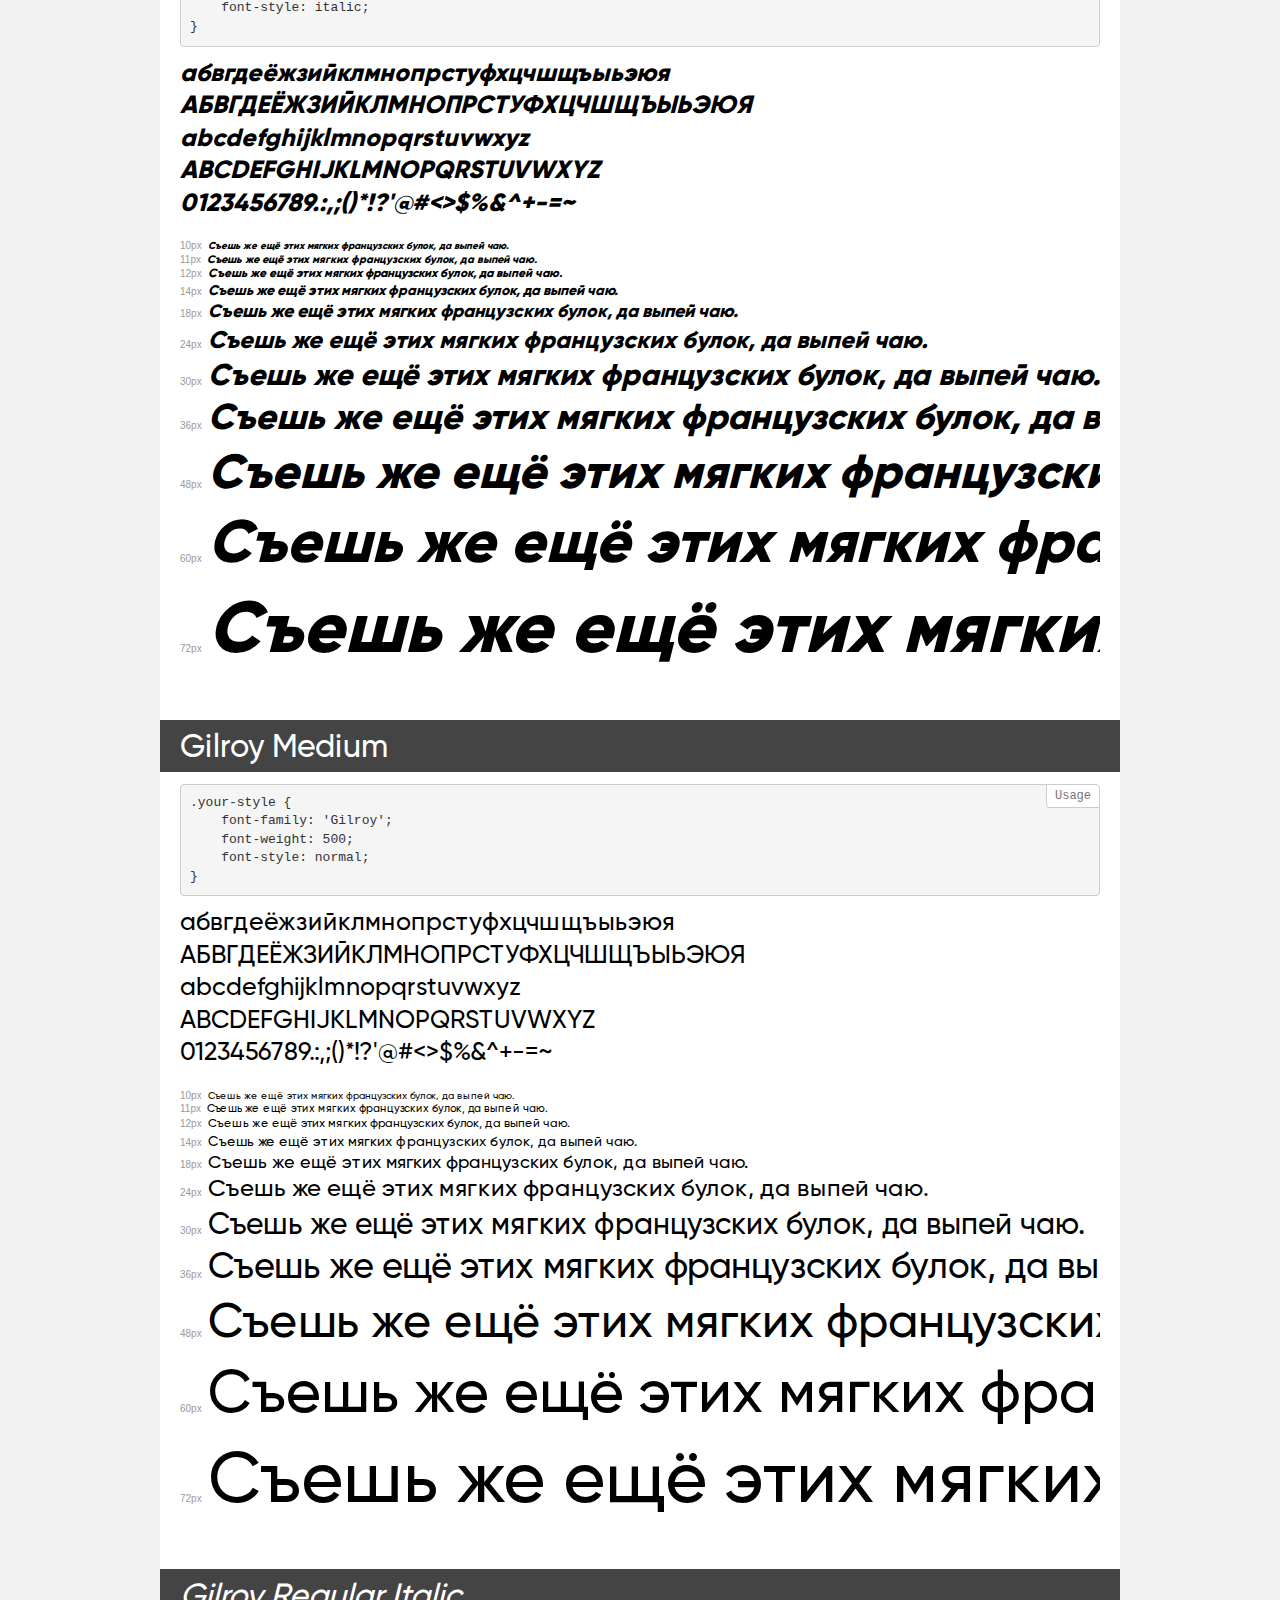
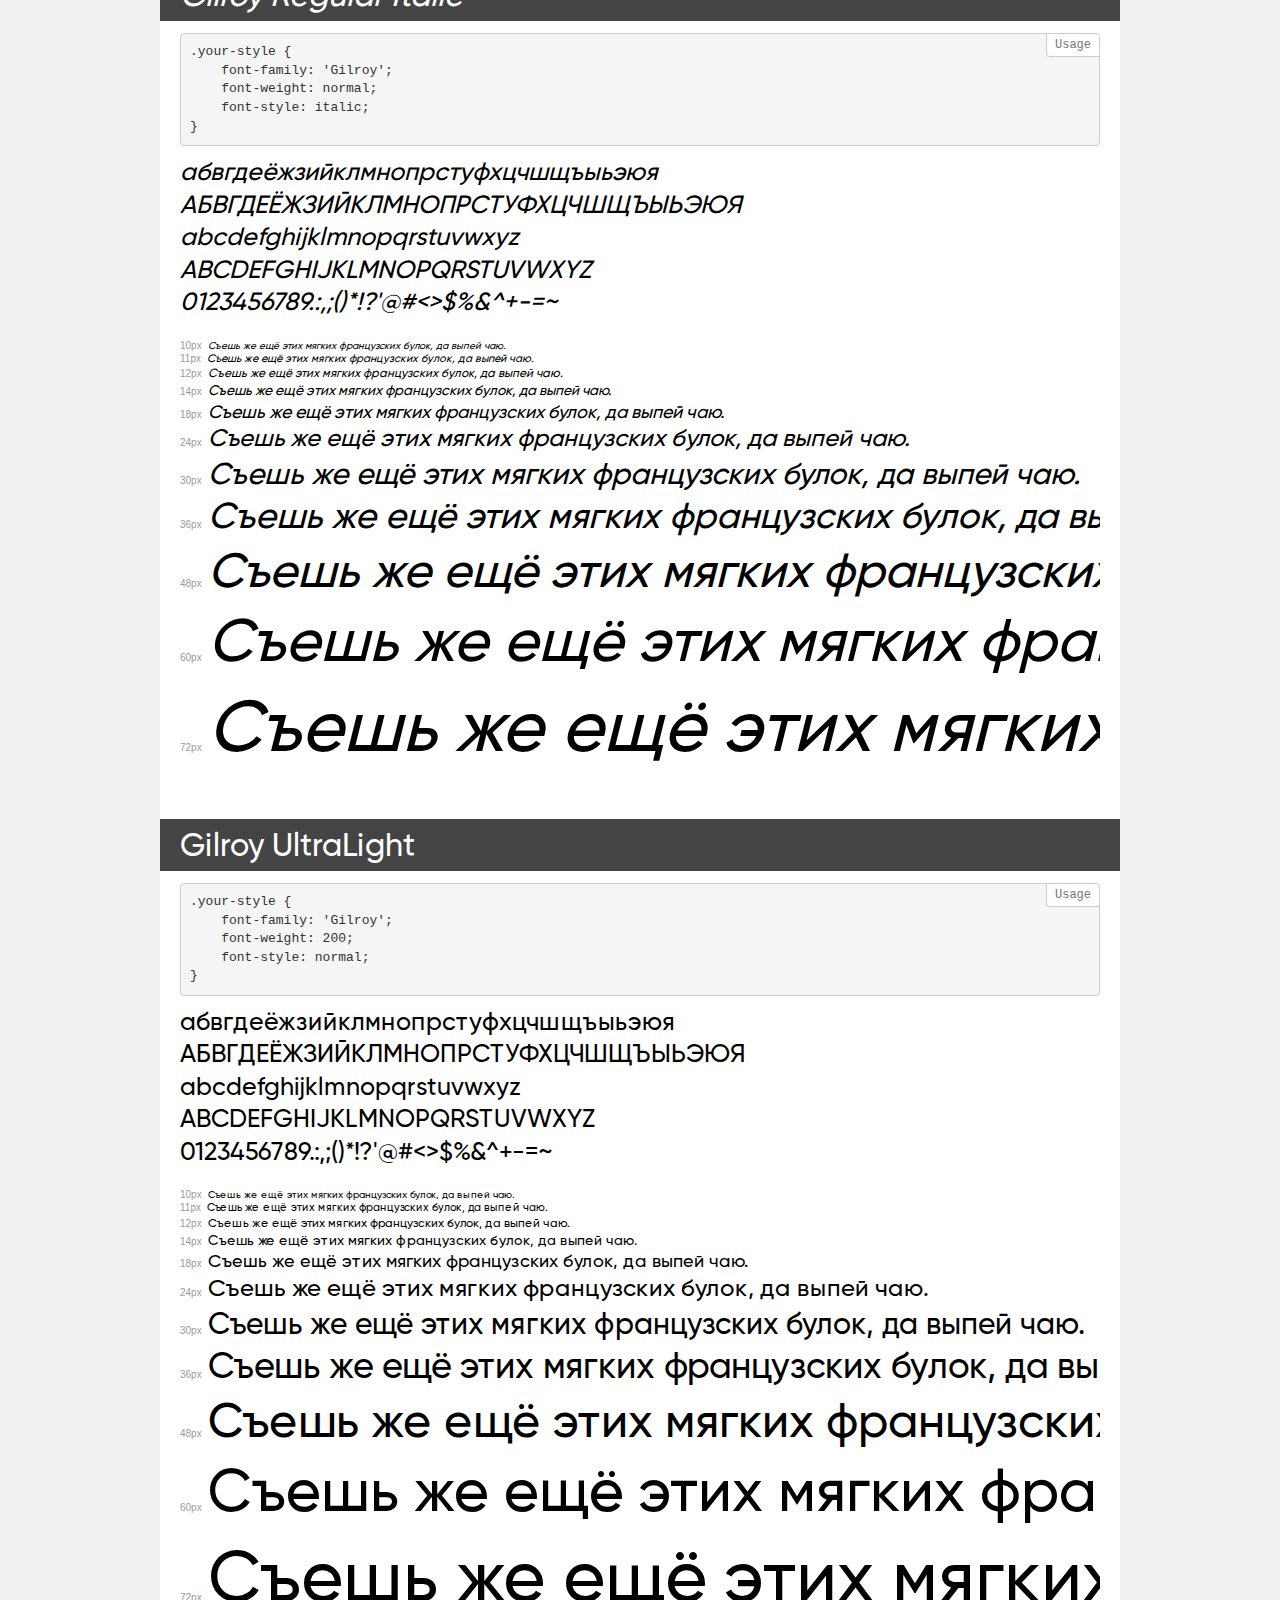
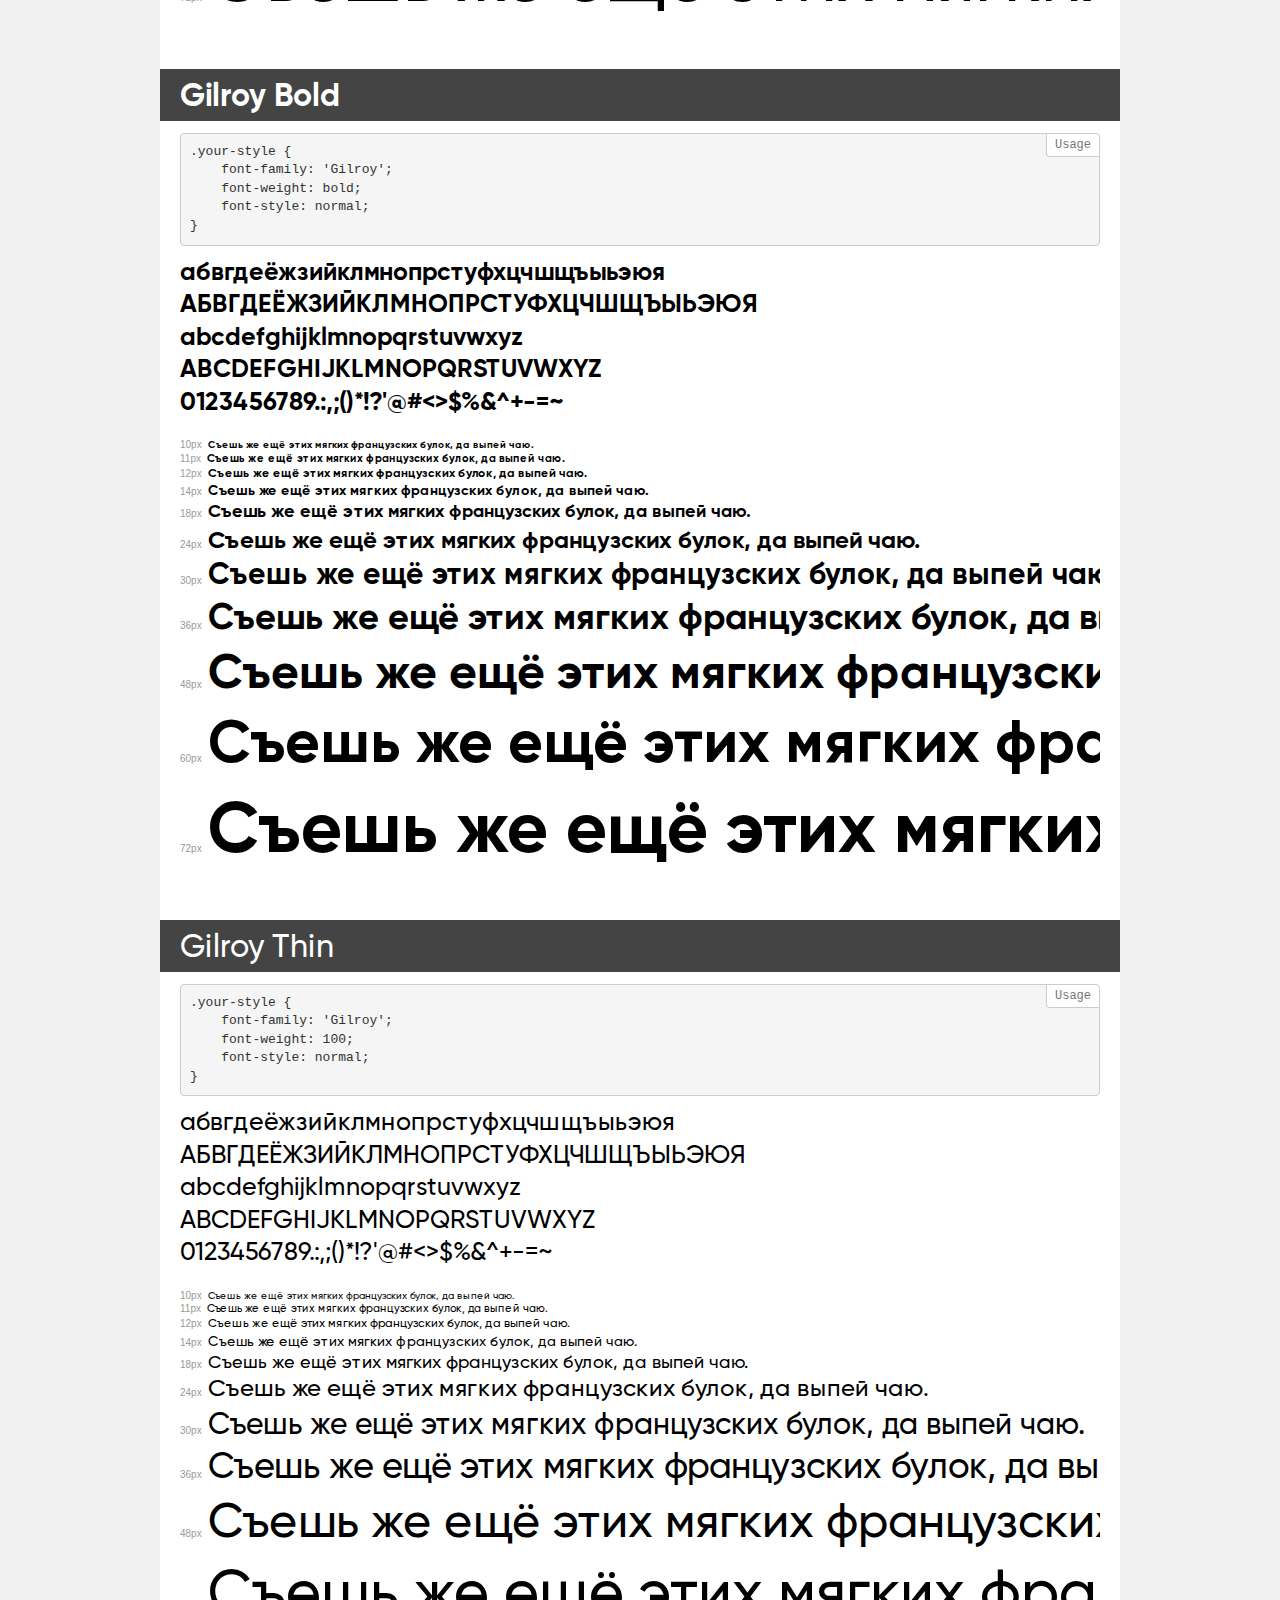
<file: Mountain/fonts/Gilroy/demo.html>
<!DOCTYPE html>
<html>
<head>
    <meta charset="utf-8">
    <meta http-equiv="X-UA-Compatible" content="IE=edge">
    <meta name="viewport" content="width=device-width, initial-scale=1">
    <meta name="robots" content="noindex, noarchive">
    <meta name="format-detection" content="telephone=no">
    <title>Transfonter demo</title>
    <link href="stylesheet.css" rel="stylesheet">
    <style>
        /*
        http://meyerweb.com/eric/tools/css/reset/
        v2.0 | 20110126
        License: none (public domain)
        */
        html, body, div, span, applet, object, iframe,
        h1, h2, h3, h4, h5, h6, p, blockquote, pre,
        a, abbr, acronym, address, big, cite, code,
        del, dfn, em, img, ins, kbd, q, s, samp,
        small, strike, strong, sub, sup, tt, var,
        b, u, i, center,
        dl, dt, dd, ol, ul, li,
        fieldset, form, label, legend,
        table, caption, tbody, tfoot, thead, tr, th, td,
        article, aside, canvas, details, embed,
        figure, figcaption, footer, header, hgroup,
        menu, nav, output, ruby, section, summary,
        time, mark, audio, video {
            margin: 0;
            padding: 0;
            border: 0;
            font-size: 100%;
            font: inherit;
            vertical-align: baseline;
        }
        /* HTML5 display-role reset for older browsers */
        article, aside, details, figcaption, figure,
        footer, header, hgroup, menu, nav, section {
            display: block;
        }
        body {
            line-height: 1;
        }
        ol, ul {
            list-style: none;
        }
        blockquote, q {
            quotes: none;
        }
        blockquote:before, blockquote:after,
        q:before, q:after {
            content: '';
            content: none;
        }
        table {
            border-collapse: collapse;
            border-spacing: 0;
        }
        /* common styles */
        body {
            background: #f1f1f1;
            color: #000;
        }
        .page {
            background: #fff;
            width: 920px;
            margin: 0 auto;
            padding: 20px 20px 0 20px;
            overflow: hidden;
        }
        .font-container {
            overflow-x: auto;
            overflow-y: hidden;
            margin-bottom: 40px;
            line-height: 1.3;
            white-space: nowrap;
            padding-bottom: 5px;
        }
        h1 {
            position: relative;
            background: #444;
            font-size: 32px;
            color: #fff;
            padding: 10px 20px;
            margin: 0 -20px 12px -20px;
        }
        .letters {
            font-size: 25px;
            margin-bottom: 20px;
        }
        .s10:before {
            content: '10px';
        }
        .s11:before {
            content: '11px';
        }
        .s12:before {
            content: '12px';
        }
        .s14:before {
            content: '14px';
        }
        .s18:before {
            content: '18px';
        }
        .s24:before {
            content: '24px';
        }
        .s30:before {
            content: '30px';
        }
        .s36:before {
            content: '36px';
        }
        .s48:before {
            content: '48px';
        }
        .s60:before {
            content: '60px';
        }
        .s72:before {
            content: '72px';
        }
        .s10:before, .s11:before, .s12:before, .s14:before,
        .s18:before, .s24:before, .s30:before, .s36:before,
        .s48:before, .s60:before, .s72:before {
            font-family: Arial, sans-serif;
            font-size: 10px;
            font-weight: normal;
            font-style: normal;
            color: #999;
            padding-right: 6px;
        }
        pre {
            display: block;
            position: relative;
            padding: 9px;
            margin: 0 0 10px;
            font-family: Monaco, Menlo, Consolas, "Courier New", monospace !important;
            font-size: 13px;
            line-height: 1.428571429;
            color: #333;
            font-weight: normal !important;
            font-style: normal !important;
            background-color: #f5f5f5;
            border: 1px solid #ccc;
            overflow-x: auto;
            border-radius: 4px;
        }
        pre:after {
            display: block;
            position: absolute;
            right: 0;
            top: 0;
            content: 'Usage';
            line-height: 1;
            padding: 5px 8px;
            font-size: 12px;
            color: #767676;
            background-color: #fff;
            border: 1px solid #ccc;
            border-right: none;
            border-top: none;
            border-radius: 0 4px 0 4px;
            z-index: 10;
        }
        /* responsive */
        @media (max-width: 959px) {
            .page {
                width: auto;
                margin: 0;
            }
        }
    </style>
</head>
<body>
<div class="page">
    <div class="demo" style="font-family: 'Gilroy'; font-weight: 800; font-style: normal;">
        <h1>Gilroy ExtraBold</h1>
        <pre>.your-style {
    font-family: 'Gilroy';
    font-weight: 800;
    font-style: normal;
}</pre>
        <div class="font-container">
            <p class="letters">
                абвгдеёжзийклмнопрстуфхцчшщъыьэюя<br>
АБВГДЕЁЖЗИЙКЛМНОПРСТУФХЦЧШЩЪЫЬЭЮЯ<br>
abcdefghijklmnopqrstuvwxyz<br>
ABCDEFGHIJKLMNOPQRSTUVWXYZ<br>
                0123456789.:,;()*!?'@#<>$%&^+-=~
            </p>
            <p class="s10" style="font-size: 10px;">Съешь же ещё этих мягких французских булок, да выпей чаю.</p>
            <p class="s11" style="font-size: 11px;">Съешь же ещё этих мягких французских булок, да выпей чаю.</p>
            <p class="s12" style="font-size: 12px;">Съешь же ещё этих мягких французских булок, да выпей чаю.</p>
            <p class="s14" style="font-size: 14px;">Съешь же ещё этих мягких французских булок, да выпей чаю.</p>
            <p class="s18" style="font-size: 18px;">Съешь же ещё этих мягких французских булок, да выпей чаю.</p>
            <p class="s24" style="font-size: 24px;">Съешь же ещё этих мягких французских булок, да выпей чаю.</p>
            <p class="s30" style="font-size: 30px;">Съешь же ещё этих мягких французских булок, да выпей чаю.</p>
            <p class="s36" style="font-size: 36px;">Съешь же ещё этих мягких французских булок, да выпей чаю.</p>
            <p class="s48" style="font-size: 48px;">Съешь же ещё этих мягких французских булок, да выпей чаю.</p>
            <p class="s60" style="font-size: 60px;">Съешь же ещё этих мягких французских булок, да выпей чаю.</p>
            <p class="s72" style="font-size: 72px;">Съешь же ещё этих мягких французских булок, да выпей чаю.</p>
        </div>
    </div>
    <div class="demo" style="font-family: 'Gilroy'; font-weight: 900; font-style: normal;">
        <h1>Gilroy Heavy</h1>
        <pre>.your-style {
    font-family: 'Gilroy';
    font-weight: 900;
    font-style: normal;
}</pre>
        <div class="font-container">
            <p class="letters">
                абвгдеёжзийклмнопрстуфхцчшщъыьэюя<br>
АБВГДЕЁЖЗИЙКЛМНОПРСТУФХЦЧШЩЪЫЬЭЮЯ<br>
abcdefghijklmnopqrstuvwxyz<br>
ABCDEFGHIJKLMNOPQRSTUVWXYZ<br>
                0123456789.:,;()*!?'@#<>$%&^+-=~
            </p>
            <p class="s10" style="font-size: 10px;">Съешь же ещё этих мягких французских булок, да выпей чаю.</p>
            <p class="s11" style="font-size: 11px;">Съешь же ещё этих мягких французских булок, да выпей чаю.</p>
            <p class="s12" style="font-size: 12px;">Съешь же ещё этих мягких французских булок, да выпей чаю.</p>
            <p class="s14" style="font-size: 14px;">Съешь же ещё этих мягких французских булок, да выпей чаю.</p>
            <p class="s18" style="font-size: 18px;">Съешь же ещё этих мягких французских булок, да выпей чаю.</p>
            <p class="s24" style="font-size: 24px;">Съешь же ещё этих мягких французских булок, да выпей чаю.</p>
            <p class="s30" style="font-size: 30px;">Съешь же ещё этих мягких французских булок, да выпей чаю.</p>
            <p class="s36" style="font-size: 36px;">Съешь же ещё этих мягких французских булок, да выпей чаю.</p>
            <p class="s48" style="font-size: 48px;">Съешь же ещё этих мягких французских булок, да выпей чаю.</p>
            <p class="s60" style="font-size: 60px;">Съешь же ещё этих мягких французских булок, да выпей чаю.</p>
            <p class="s72" style="font-size: 72px;">Съешь же ещё этих мягких французских булок, да выпей чаю.</p>
        </div>
    </div>
    <div class="demo" style="font-family: 'Gilroy'; font-weight: 300; font-style: italic;">
        <h1>Gilroy Light Italic</h1>
        <pre>.your-style {
    font-family: 'Gilroy';
    font-weight: 300;
    font-style: italic;
}</pre>
        <div class="font-container">
            <p class="letters">
                абвгдеёжзийклмнопрстуфхцчшщъыьэюя<br>
АБВГДЕЁЖЗИЙКЛМНОПРСТУФХЦЧШЩЪЫЬЭЮЯ<br>
abcdefghijklmnopqrstuvwxyz<br>
ABCDEFGHIJKLMNOPQRSTUVWXYZ<br>
                0123456789.:,;()*!?'@#<>$%&^+-=~
            </p>
            <p class="s10" style="font-size: 10px;">Съешь же ещё этих мягких французских булок, да выпей чаю.</p>
            <p class="s11" style="font-size: 11px;">Съешь же ещё этих мягких французских булок, да выпей чаю.</p>
            <p class="s12" style="font-size: 12px;">Съешь же ещё этих мягких французских булок, да выпей чаю.</p>
            <p class="s14" style="font-size: 14px;">Съешь же ещё этих мягких французских булок, да выпей чаю.</p>
            <p class="s18" style="font-size: 18px;">Съешь же ещё этих мягких французских булок, да выпей чаю.</p>
            <p class="s24" style="font-size: 24px;">Съешь же ещё этих мягких французских булок, да выпей чаю.</p>
            <p class="s30" style="font-size: 30px;">Съешь же ещё этих мягких французских булок, да выпей чаю.</p>
            <p class="s36" style="font-size: 36px;">Съешь же ещё этих мягких французских булок, да выпей чаю.</p>
            <p class="s48" style="font-size: 48px;">Съешь же ещё этих мягких французских булок, да выпей чаю.</p>
            <p class="s60" style="font-size: 60px;">Съешь же ещё этих мягких французских булок, да выпей чаю.</p>
            <p class="s72" style="font-size: 72px;">Съешь же ещё этих мягких французских булок, да выпей чаю.</p>
        </div>
    </div>
    <div class="demo" style="font-family: 'Gilroy'; font-weight: 100; font-style: italic;">
        <h1>Gilroy Thin Italic</h1>
        <pre>.your-style {
    font-family: 'Gilroy';
    font-weight: 100;
    font-style: italic;
}</pre>
        <div class="font-container">
            <p class="letters">
                абвгдеёжзийклмнопрстуфхцчшщъыьэюя<br>
АБВГДЕЁЖЗИЙКЛМНОПРСТУФХЦЧШЩЪЫЬЭЮЯ<br>
abcdefghijklmnopqrstuvwxyz<br>
ABCDEFGHIJKLMNOPQRSTUVWXYZ<br>
                0123456789.:,;()*!?'@#<>$%&^+-=~
            </p>
            <p class="s10" style="font-size: 10px;">Съешь же ещё этих мягких французских булок, да выпей чаю.</p>
            <p class="s11" style="font-size: 11px;">Съешь же ещё этих мягких французских булок, да выпей чаю.</p>
            <p class="s12" style="font-size: 12px;">Съешь же ещё этих мягких французских булок, да выпей чаю.</p>
            <p class="s14" style="font-size: 14px;">Съешь же ещё этих мягких французских булок, да выпей чаю.</p>
            <p class="s18" style="font-size: 18px;">Съешь же ещё этих мягких французских булок, да выпей чаю.</p>
            <p class="s24" style="font-size: 24px;">Съешь же ещё этих мягких французских булок, да выпей чаю.</p>
            <p class="s30" style="font-size: 30px;">Съешь же ещё этих мягких французских булок, да выпей чаю.</p>
            <p class="s36" style="font-size: 36px;">Съешь же ещё этих мягких французских булок, да выпей чаю.</p>
            <p class="s48" style="font-size: 48px;">Съешь же ещё этих мягких французских булок, да выпей чаю.</p>
            <p class="s60" style="font-size: 60px;">Съешь же ещё этих мягких французских булок, да выпей чаю.</p>
            <p class="s72" style="font-size: 72px;">Съешь же ещё этих мягких французских булок, да выпей чаю.</p>
        </div>
    </div>
    <div class="demo" style="font-family: 'Gilroy'; font-weight: 900; font-style: italic;">
        <h1>Gilroy Black Italic</h1>
        <pre>.your-style {
    font-family: 'Gilroy';
    font-weight: 900;
    font-style: italic;
}</pre>
        <div class="font-container">
            <p class="letters">
                абвгдеёжзийклмнопрстуфхцчшщъыьэюя<br>
АБВГДЕЁЖЗИЙКЛМНОПРСТУФХЦЧШЩЪЫЬЭЮЯ<br>
abcdefghijklmnopqrstuvwxyz<br>
ABCDEFGHIJKLMNOPQRSTUVWXYZ<br>
                0123456789.:,;()*!?'@#<>$%&^+-=~
            </p>
            <p class="s10" style="font-size: 10px;">Съешь же ещё этих мягких французских булок, да выпей чаю.</p>
            <p class="s11" style="font-size: 11px;">Съешь же ещё этих мягких французских булок, да выпей чаю.</p>
            <p class="s12" style="font-size: 12px;">Съешь же ещё этих мягких французских булок, да выпей чаю.</p>
            <p class="s14" style="font-size: 14px;">Съешь же ещё этих мягких французских булок, да выпей чаю.</p>
            <p class="s18" style="font-size: 18px;">Съешь же ещё этих мягких французских булок, да выпей чаю.</p>
            <p class="s24" style="font-size: 24px;">Съешь же ещё этих мягких французских булок, да выпей чаю.</p>
            <p class="s30" style="font-size: 30px;">Съешь же ещё этих мягких французских булок, да выпей чаю.</p>
            <p class="s36" style="font-size: 36px;">Съешь же ещё этих мягких французских булок, да выпей чаю.</p>
            <p class="s48" style="font-size: 48px;">Съешь же ещё этих мягких французских булок, да выпей чаю.</p>
            <p class="s60" style="font-size: 60px;">Съешь же ещё этих мягких французских булок, да выпей чаю.</p>
            <p class="s72" style="font-size: 72px;">Съешь же ещё этих мягких французских булок, да выпей чаю.</p>
        </div>
    </div>
    <div class="demo" style="font-family: 'Gilroy'; font-weight: bold; font-style: italic;">
        <h1>Gilroy Bold Italic</h1>
        <pre>.your-style {
    font-family: 'Gilroy';
    font-weight: bold;
    font-style: italic;
}</pre>
        <div class="font-container">
            <p class="letters">
                абвгдеёжзийклмнопрстуфхцчшщъыьэюя<br>
АБВГДЕЁЖЗИЙКЛМНОПРСТУФХЦЧШЩЪЫЬЭЮЯ<br>
abcdefghijklmnopqrstuvwxyz<br>
ABCDEFGHIJKLMNOPQRSTUVWXYZ<br>
                0123456789.:,;()*!?'@#<>$%&^+-=~
            </p>
            <p class="s10" style="font-size: 10px;">Съешь же ещё этих мягких французских булок, да выпей чаю.</p>
            <p class="s11" style="font-size: 11px;">Съешь же ещё этих мягких французских булок, да выпей чаю.</p>
            <p class="s12" style="font-size: 12px;">Съешь же ещё этих мягких французских булок, да выпей чаю.</p>
            <p class="s14" style="font-size: 14px;">Съешь же ещё этих мягких французских булок, да выпей чаю.</p>
            <p class="s18" style="font-size: 18px;">Съешь же ещё этих мягких французских булок, да выпей чаю.</p>
            <p class="s24" style="font-size: 24px;">Съешь же ещё этих мягких французских булок, да выпей чаю.</p>
            <p class="s30" style="font-size: 30px;">Съешь же ещё этих мягких французских булок, да выпей чаю.</p>
            <p class="s36" style="font-size: 36px;">Съешь же ещё этих мягких французских булок, да выпей чаю.</p>
            <p class="s48" style="font-size: 48px;">Съешь же ещё этих мягких французских булок, да выпей чаю.</p>
            <p class="s60" style="font-size: 60px;">Съешь же ещё этих мягких французских булок, да выпей чаю.</p>
            <p class="s72" style="font-size: 72px;">Съешь же ещё этих мягких французских булок, да выпей чаю.</p>
        </div>
    </div>
    <div class="demo" style="font-family: 'Gilroy'; font-weight: 600; font-style: normal;">
        <h1>Gilroy SemiBold</h1>
        <pre>.your-style {
    font-family: 'Gilroy';
    font-weight: 600;
    font-style: normal;
}</pre>
        <div class="font-container">
            <p class="letters">
                абвгдеёжзийклмнопрстуфхцчшщъыьэюя<br>
АБВГДЕЁЖЗИЙКЛМНОПРСТУФХЦЧШЩЪЫЬЭЮЯ<br>
abcdefghijklmnopqrstuvwxyz<br>
ABCDEFGHIJKLMNOPQRSTUVWXYZ<br>
                0123456789.:,;()*!?'@#<>$%&^+-=~
            </p>
            <p class="s10" style="font-size: 10px;">Съешь же ещё этих мягких французских булок, да выпей чаю.</p>
            <p class="s11" style="font-size: 11px;">Съешь же ещё этих мягких французских булок, да выпей чаю.</p>
            <p class="s12" style="font-size: 12px;">Съешь же ещё этих мягких французских булок, да выпей чаю.</p>
            <p class="s14" style="font-size: 14px;">Съешь же ещё этих мягких французских булок, да выпей чаю.</p>
            <p class="s18" style="font-size: 18px;">Съешь же ещё этих мягких французских булок, да выпей чаю.</p>
            <p class="s24" style="font-size: 24px;">Съешь же ещё этих мягких французских булок, да выпей чаю.</p>
            <p class="s30" style="font-size: 30px;">Съешь же ещё этих мягких французских булок, да выпей чаю.</p>
            <p class="s36" style="font-size: 36px;">Съешь же ещё этих мягких французских булок, да выпей чаю.</p>
            <p class="s48" style="font-size: 48px;">Съешь же ещё этих мягких французских булок, да выпей чаю.</p>
            <p class="s60" style="font-size: 60px;">Съешь же ещё этих мягких французских булок, да выпей чаю.</p>
            <p class="s72" style="font-size: 72px;">Съешь же ещё этих мягких французских булок, да выпей чаю.</p>
        </div>
    </div>
    <div class="demo" style="font-family: 'Gilroy'; font-weight: 200; font-style: italic;">
        <h1>Gilroy UltraLight Italic</h1>
        <pre>.your-style {
    font-family: 'Gilroy';
    font-weight: 200;
    font-style: italic;
}</pre>
        <div class="font-container">
            <p class="letters">
                абвгдеёжзийклмнопрстуфхцчшщъыьэюя<br>
АБВГДЕЁЖЗИЙКЛМНОПРСТУФХЦЧШЩЪЫЬЭЮЯ<br>
abcdefghijklmnopqrstuvwxyz<br>
ABCDEFGHIJKLMNOPQRSTUVWXYZ<br>
                0123456789.:,;()*!?'@#<>$%&^+-=~
            </p>
            <p class="s10" style="font-size: 10px;">Съешь же ещё этих мягких французских булок, да выпей чаю.</p>
            <p class="s11" style="font-size: 11px;">Съешь же ещё этих мягких французских булок, да выпей чаю.</p>
            <p class="s12" style="font-size: 12px;">Съешь же ещё этих мягких французских булок, да выпей чаю.</p>
            <p class="s14" style="font-size: 14px;">Съешь же ещё этих мягких французских булок, да выпей чаю.</p>
            <p class="s18" style="font-size: 18px;">Съешь же ещё этих мягких французских булок, да выпей чаю.</p>
            <p class="s24" style="font-size: 24px;">Съешь же ещё этих мягких французских булок, да выпей чаю.</p>
            <p class="s30" style="font-size: 30px;">Съешь же ещё этих мягких французских булок, да выпей чаю.</p>
            <p class="s36" style="font-size: 36px;">Съешь же ещё этих мягких французских булок, да выпей чаю.</p>
            <p class="s48" style="font-size: 48px;">Съешь же ещё этих мягких французских булок, да выпей чаю.</p>
            <p class="s60" style="font-size: 60px;">Съешь же ещё этих мягких французских булок, да выпей чаю.</p>
            <p class="s72" style="font-size: 72px;">Съешь же ещё этих мягких французских булок, да выпей чаю.</p>
        </div>
    </div>
    <div class="demo" style="font-family: 'Gilroy'; font-weight: 600; font-style: italic;">
        <h1>Gilroy SemiBold Italic</h1>
        <pre>.your-style {
    font-family: 'Gilroy';
    font-weight: 600;
    font-style: italic;
}</pre>
        <div class="font-container">
            <p class="letters">
                абвгдеёжзийклмнопрстуфхцчшщъыьэюя<br>
АБВГДЕЁЖЗИЙКЛМНОПРСТУФХЦЧШЩЪЫЬЭЮЯ<br>
abcdefghijklmnopqrstuvwxyz<br>
ABCDEFGHIJKLMNOPQRSTUVWXYZ<br>
                0123456789.:,;()*!?'@#<>$%&^+-=~
            </p>
            <p class="s10" style="font-size: 10px;">Съешь же ещё этих мягких французских булок, да выпей чаю.</p>
            <p class="s11" style="font-size: 11px;">Съешь же ещё этих мягких французских булок, да выпей чаю.</p>
            <p class="s12" style="font-size: 12px;">Съешь же ещё этих мягких французских булок, да выпей чаю.</p>
            <p class="s14" style="font-size: 14px;">Съешь же ещё этих мягких французских булок, да выпей чаю.</p>
            <p class="s18" style="font-size: 18px;">Съешь же ещё этих мягких французских булок, да выпей чаю.</p>
            <p class="s24" style="font-size: 24px;">Съешь же ещё этих мягких французских булок, да выпей чаю.</p>
            <p class="s30" style="font-size: 30px;">Съешь же ещё этих мягких французских булок, да выпей чаю.</p>
            <p class="s36" style="font-size: 36px;">Съешь же ещё этих мягких французских булок, да выпей чаю.</p>
            <p class="s48" style="font-size: 48px;">Съешь же ещё этих мягких французских булок, да выпей чаю.</p>
            <p class="s60" style="font-size: 60px;">Съешь же ещё этих мягких французских булок, да выпей чаю.</p>
            <p class="s72" style="font-size: 72px;">Съешь же ещё этих мягких французских булок, да выпей чаю.</p>
        </div>
    </div>
    <div class="demo" style="font-family: 'Gilroy'; font-weight: 300; font-style: normal;">
        <h1>Gilroy Light</h1>
        <pre>.your-style {
    font-family: 'Gilroy';
    font-weight: 300;
    font-style: normal;
}</pre>
        <div class="font-container">
            <p class="letters">
                абвгдеёжзийклмнопрстуфхцчшщъыьэюя<br>
АБВГДЕЁЖЗИЙКЛМНОПРСТУФХЦЧШЩЪЫЬЭЮЯ<br>
abcdefghijklmnopqrstuvwxyz<br>
ABCDEFGHIJKLMNOPQRSTUVWXYZ<br>
                0123456789.:,;()*!?'@#<>$%&^+-=~
            </p>
            <p class="s10" style="font-size: 10px;">Съешь же ещё этих мягких французских булок, да выпей чаю.</p>
            <p class="s11" style="font-size: 11px;">Съешь же ещё этих мягких французских булок, да выпей чаю.</p>
            <p class="s12" style="font-size: 12px;">Съешь же ещё этих мягких французских булок, да выпей чаю.</p>
            <p class="s14" style="font-size: 14px;">Съешь же ещё этих мягких французских булок, да выпей чаю.</p>
            <p class="s18" style="font-size: 18px;">Съешь же ещё этих мягких французских булок, да выпей чаю.</p>
            <p class="s24" style="font-size: 24px;">Съешь же ещё этих мягких французских булок, да выпей чаю.</p>
            <p class="s30" style="font-size: 30px;">Съешь же ещё этих мягких французских булок, да выпей чаю.</p>
            <p class="s36" style="font-size: 36px;">Съешь же ещё этих мягких французских булок, да выпей чаю.</p>
            <p class="s48" style="font-size: 48px;">Съешь же ещё этих мягких французских булок, да выпей чаю.</p>
            <p class="s60" style="font-size: 60px;">Съешь же ещё этих мягких французских булок, да выпей чаю.</p>
            <p class="s72" style="font-size: 72px;">Съешь же ещё этих мягких французских булок, да выпей чаю.</p>
        </div>
    </div>
    <div class="demo" style="font-family: 'Gilroy'; font-weight: 500; font-style: italic;">
        <h1>Gilroy Medium Italic</h1>
        <pre>.your-style {
    font-family: 'Gilroy';
    font-weight: 500;
    font-style: italic;
}</pre>
        <div class="font-container">
            <p class="letters">
                абвгдеёжзийклмнопрстуфхцчшщъыьэюя<br>
АБВГДЕЁЖЗИЙКЛМНОПРСТУФХЦЧШЩЪЫЬЭЮЯ<br>
abcdefghijklmnopqrstuvwxyz<br>
ABCDEFGHIJKLMNOPQRSTUVWXYZ<br>
                0123456789.:,;()*!?'@#<>$%&^+-=~
            </p>
            <p class="s10" style="font-size: 10px;">Съешь же ещё этих мягких французских булок, да выпей чаю.</p>
            <p class="s11" style="font-size: 11px;">Съешь же ещё этих мягких французских булок, да выпей чаю.</p>
            <p class="s12" style="font-size: 12px;">Съешь же ещё этих мягких французских булок, да выпей чаю.</p>
            <p class="s14" style="font-size: 14px;">Съешь же ещё этих мягких французских булок, да выпей чаю.</p>
            <p class="s18" style="font-size: 18px;">Съешь же ещё этих мягких французских булок, да выпей чаю.</p>
            <p class="s24" style="font-size: 24px;">Съешь же ещё этих мягких французских булок, да выпей чаю.</p>
            <p class="s30" style="font-size: 30px;">Съешь же ещё этих мягких французских булок, да выпей чаю.</p>
            <p class="s36" style="font-size: 36px;">Съешь же ещё этих мягких французских булок, да выпей чаю.</p>
            <p class="s48" style="font-size: 48px;">Съешь же ещё этих мягких французских булок, да выпей чаю.</p>
            <p class="s60" style="font-size: 60px;">Съешь же ещё этих мягких французских булок, да выпей чаю.</p>
            <p class="s72" style="font-size: 72px;">Съешь же ещё этих мягких французских булок, да выпей чаю.</p>
        </div>
    </div>
    <div class="demo" style="font-family: 'Gilroy'; font-weight: 800; font-style: italic;">
        <h1>Gilroy ExtraBold Italic</h1>
        <pre>.your-style {
    font-family: 'Gilroy';
    font-weight: 800;
    font-style: italic;
}</pre>
        <div class="font-container">
            <p class="letters">
                абвгдеёжзийклмнопрстуфхцчшщъыьэюя<br>
АБВГДЕЁЖЗИЙКЛМНОПРСТУФХЦЧШЩЪЫЬЭЮЯ<br>
abcdefghijklmnopqrstuvwxyz<br>
ABCDEFGHIJKLMNOPQRSTUVWXYZ<br>
                0123456789.:,;()*!?'@#<>$%&^+-=~
            </p>
            <p class="s10" style="font-size: 10px;">Съешь же ещё этих мягких французских булок, да выпей чаю.</p>
            <p class="s11" style="font-size: 11px;">Съешь же ещё этих мягких французских булок, да выпей чаю.</p>
            <p class="s12" style="font-size: 12px;">Съешь же ещё этих мягких французских булок, да выпей чаю.</p>
            <p class="s14" style="font-size: 14px;">Съешь же ещё этих мягких французских булок, да выпей чаю.</p>
            <p class="s18" style="font-size: 18px;">Съешь же ещё этих мягких французских булок, да выпей чаю.</p>
            <p class="s24" style="font-size: 24px;">Съешь же ещё этих мягких французских булок, да выпей чаю.</p>
            <p class="s30" style="font-size: 30px;">Съешь же ещё этих мягких французских булок, да выпей чаю.</p>
            <p class="s36" style="font-size: 36px;">Съешь же ещё этих мягких французских булок, да выпей чаю.</p>
            <p class="s48" style="font-size: 48px;">Съешь же ещё этих мягких французских булок, да выпей чаю.</p>
            <p class="s60" style="font-size: 60px;">Съешь же ещё этих мягких французских булок, да выпей чаю.</p>
            <p class="s72" style="font-size: 72px;">Съешь же ещё этих мягких французских булок, да выпей чаю.</p>
        </div>
    </div>
    <div class="demo" style="font-family: 'Gilroy'; font-weight: normal; font-style: normal;">
        <h1>Gilroy Regular</h1>
        <pre>.your-style {
    font-family: 'Gilroy';
    font-weight: normal;
    font-style: normal;
}</pre>
        <div class="font-container">
            <p class="letters">
                абвгдеёжзийклмнопрстуфхцчшщъыьэюя<br>
АБВГДЕЁЖЗИЙКЛМНОПРСТУФХЦЧШЩЪЫЬЭЮЯ<br>
abcdefghijklmnopqrstuvwxyz<br>
ABCDEFGHIJKLMNOPQRSTUVWXYZ<br>
                0123456789.:,;()*!?'@#<>$%&^+-=~
            </p>
            <p class="s10" style="font-size: 10px;">Съешь же ещё этих мягких французских булок, да выпей чаю.</p>
            <p class="s11" style="font-size: 11px;">Съешь же ещё этих мягких французских булок, да выпей чаю.</p>
            <p class="s12" style="font-size: 12px;">Съешь же ещё этих мягких французских булок, да выпей чаю.</p>
            <p class="s14" style="font-size: 14px;">Съешь же ещё этих мягких французских булок, да выпей чаю.</p>
            <p class="s18" style="font-size: 18px;">Съешь же ещё этих мягких французских булок, да выпей чаю.</p>
            <p class="s24" style="font-size: 24px;">Съешь же ещё этих мягких французских булок, да выпей чаю.</p>
            <p class="s30" style="font-size: 30px;">Съешь же ещё этих мягких французских булок, да выпей чаю.</p>
            <p class="s36" style="font-size: 36px;">Съешь же ещё этих мягких французских булок, да выпей чаю.</p>
            <p class="s48" style="font-size: 48px;">Съешь же ещё этих мягких французских булок, да выпей чаю.</p>
            <p class="s60" style="font-size: 60px;">Съешь же ещё этих мягких французских булок, да выпей чаю.</p>
            <p class="s72" style="font-size: 72px;">Съешь же ещё этих мягких французских булок, да выпей чаю.</p>
        </div>
    </div>
    <div class="demo" style="font-family: 'Gilroy'; font-weight: 900; font-style: italic;">
        <h1>Gilroy Heavy Italic</h1>
        <pre>.your-style {
    font-family: 'Gilroy';
    font-weight: 900;
    font-style: italic;
}</pre>
        <div class="font-container">
            <p class="letters">
                абвгдеёжзийклмнопрстуфхцчшщъыьэюя<br>
АБВГДЕЁЖЗИЙКЛМНОПРСТУФХЦЧШЩЪЫЬЭЮЯ<br>
abcdefghijklmnopqrstuvwxyz<br>
ABCDEFGHIJKLMNOPQRSTUVWXYZ<br>
                0123456789.:,;()*!?'@#<>$%&^+-=~
            </p>
            <p class="s10" style="font-size: 10px;">Съешь же ещё этих мягких французских булок, да выпей чаю.</p>
            <p class="s11" style="font-size: 11px;">Съешь же ещё этих мягких французских булок, да выпей чаю.</p>
            <p class="s12" style="font-size: 12px;">Съешь же ещё этих мягких французских булок, да выпей чаю.</p>
            <p class="s14" style="font-size: 14px;">Съешь же ещё этих мягких французских булок, да выпей чаю.</p>
            <p class="s18" style="font-size: 18px;">Съешь же ещё этих мягких французских булок, да выпей чаю.</p>
            <p class="s24" style="font-size: 24px;">Съешь же ещё этих мягких французских булок, да выпей чаю.</p>
            <p class="s30" style="font-size: 30px;">Съешь же ещё этих мягких французских булок, да выпей чаю.</p>
            <p class="s36" style="font-size: 36px;">Съешь же ещё этих мягких французских булок, да выпей чаю.</p>
            <p class="s48" style="font-size: 48px;">Съешь же ещё этих мягких французских булок, да выпей чаю.</p>
            <p class="s60" style="font-size: 60px;">Съешь же ещё этих мягких французских булок, да выпей чаю.</p>
            <p class="s72" style="font-size: 72px;">Съешь же ещё этих мягких французских булок, да выпей чаю.</p>
        </div>
    </div>
    <div class="demo" style="font-family: 'Gilroy'; font-weight: 500; font-style: normal;">
        <h1>Gilroy Medium</h1>
        <pre>.your-style {
    font-family: 'Gilroy';
    font-weight: 500;
    font-style: normal;
}</pre>
        <div class="font-container">
            <p class="letters">
                абвгдеёжзийклмнопрстуфхцчшщъыьэюя<br>
АБВГДЕЁЖЗИЙКЛМНОПРСТУФХЦЧШЩЪЫЬЭЮЯ<br>
abcdefghijklmnopqrstuvwxyz<br>
ABCDEFGHIJKLMNOPQRSTUVWXYZ<br>
                0123456789.:,;()*!?'@#<>$%&^+-=~
            </p>
            <p class="s10" style="font-size: 10px;">Съешь же ещё этих мягких французских булок, да выпей чаю.</p>
            <p class="s11" style="font-size: 11px;">Съешь же ещё этих мягких французских булок, да выпей чаю.</p>
            <p class="s12" style="font-size: 12px;">Съешь же ещё этих мягких французских булок, да выпей чаю.</p>
            <p class="s14" style="font-size: 14px;">Съешь же ещё этих мягких французских булок, да выпей чаю.</p>
            <p class="s18" style="font-size: 18px;">Съешь же ещё этих мягких французских булок, да выпей чаю.</p>
            <p class="s24" style="font-size: 24px;">Съешь же ещё этих мягких французских булок, да выпей чаю.</p>
            <p class="s30" style="font-size: 30px;">Съешь же ещё этих мягких французских булок, да выпей чаю.</p>
            <p class="s36" style="font-size: 36px;">Съешь же ещё этих мягких французских булок, да выпей чаю.</p>
            <p class="s48" style="font-size: 48px;">Съешь же ещё этих мягких французских булок, да выпей чаю.</p>
            <p class="s60" style="font-size: 60px;">Съешь же ещё этих мягких французских булок, да выпей чаю.</p>
            <p class="s72" style="font-size: 72px;">Съешь же ещё этих мягких французских булок, да выпей чаю.</p>
        </div>
    </div>
    <div class="demo" style="font-family: 'Gilroy'; font-weight: normal; font-style: italic;">
        <h1>Gilroy Regular Italic</h1>
        <pre>.your-style {
    font-family: 'Gilroy';
    font-weight: normal;
    font-style: italic;
}</pre>
        <div class="font-container">
            <p class="letters">
                абвгдеёжзийклмнопрстуфхцчшщъыьэюя<br>
АБВГДЕЁЖЗИЙКЛМНОПРСТУФХЦЧШЩЪЫЬЭЮЯ<br>
abcdefghijklmnopqrstuvwxyz<br>
ABCDEFGHIJKLMNOPQRSTUVWXYZ<br>
                0123456789.:,;()*!?'@#<>$%&^+-=~
            </p>
            <p class="s10" style="font-size: 10px;">Съешь же ещё этих мягких французских булок, да выпей чаю.</p>
            <p class="s11" style="font-size: 11px;">Съешь же ещё этих мягких французских булок, да выпей чаю.</p>
            <p class="s12" style="font-size: 12px;">Съешь же ещё этих мягких французских булок, да выпей чаю.</p>
            <p class="s14" style="font-size: 14px;">Съешь же ещё этих мягких французских булок, да выпей чаю.</p>
            <p class="s18" style="font-size: 18px;">Съешь же ещё этих мягких французских булок, да выпей чаю.</p>
            <p class="s24" style="font-size: 24px;">Съешь же ещё этих мягких французских булок, да выпей чаю.</p>
            <p class="s30" style="font-size: 30px;">Съешь же ещё этих мягких французских булок, да выпей чаю.</p>
            <p class="s36" style="font-size: 36px;">Съешь же ещё этих мягких французских булок, да выпей чаю.</p>
            <p class="s48" style="font-size: 48px;">Съешь же ещё этих мягких французских булок, да выпей чаю.</p>
            <p class="s60" style="font-size: 60px;">Съешь же ещё этих мягких французских булок, да выпей чаю.</p>
            <p class="s72" style="font-size: 72px;">Съешь же ещё этих мягких французских булок, да выпей чаю.</p>
        </div>
    </div>
    <div class="demo" style="font-family: 'Gilroy'; font-weight: 200; font-style: normal;">
        <h1>Gilroy UltraLight</h1>
        <pre>.your-style {
    font-family: 'Gilroy';
    font-weight: 200;
    font-style: normal;
}</pre>
        <div class="font-container">
            <p class="letters">
                абвгдеёжзийклмнопрстуфхцчшщъыьэюя<br>
АБВГДЕЁЖЗИЙКЛМНОПРСТУФХЦЧШЩЪЫЬЭЮЯ<br>
abcdefghijklmnopqrstuvwxyz<br>
ABCDEFGHIJKLMNOPQRSTUVWXYZ<br>
                0123456789.:,;()*!?'@#<>$%&^+-=~
            </p>
            <p class="s10" style="font-size: 10px;">Съешь же ещё этих мягких французских булок, да выпей чаю.</p>
            <p class="s11" style="font-size: 11px;">Съешь же ещё этих мягких французских булок, да выпей чаю.</p>
            <p class="s12" style="font-size: 12px;">Съешь же ещё этих мягких французских булок, да выпей чаю.</p>
            <p class="s14" style="font-size: 14px;">Съешь же ещё этих мягких французских булок, да выпей чаю.</p>
            <p class="s18" style="font-size: 18px;">Съешь же ещё этих мягких французских булок, да выпей чаю.</p>
            <p class="s24" style="font-size: 24px;">Съешь же ещё этих мягких французских булок, да выпей чаю.</p>
            <p class="s30" style="font-size: 30px;">Съешь же ещё этих мягких французских булок, да выпей чаю.</p>
            <p class="s36" style="font-size: 36px;">Съешь же ещё этих мягких французских булок, да выпей чаю.</p>
            <p class="s48" style="font-size: 48px;">Съешь же ещё этих мягких французских булок, да выпей чаю.</p>
            <p class="s60" style="font-size: 60px;">Съешь же ещё этих мягких французских булок, да выпей чаю.</p>
            <p class="s72" style="font-size: 72px;">Съешь же ещё этих мягких французских булок, да выпей чаю.</p>
        </div>
    </div>
    <div class="demo" style="font-family: 'Gilroy'; font-weight: bold; font-style: normal;">
        <h1>Gilroy Bold</h1>
        <pre>.your-style {
    font-family: 'Gilroy';
    font-weight: bold;
    font-style: normal;
}</pre>
        <div class="font-container">
            <p class="letters">
                абвгдеёжзийклмнопрстуфхцчшщъыьэюя<br>
АБВГДЕЁЖЗИЙКЛМНОПРСТУФХЦЧШЩЪЫЬЭЮЯ<br>
abcdefghijklmnopqrstuvwxyz<br>
ABCDEFGHIJKLMNOPQRSTUVWXYZ<br>
                0123456789.:,;()*!?'@#<>$%&^+-=~
            </p>
            <p class="s10" style="font-size: 10px;">Съешь же ещё этих мягких французских булок, да выпей чаю.</p>
            <p class="s11" style="font-size: 11px;">Съешь же ещё этих мягких французских булок, да выпей чаю.</p>
            <p class="s12" style="font-size: 12px;">Съешь же ещё этих мягких французских булок, да выпей чаю.</p>
            <p class="s14" style="font-size: 14px;">Съешь же ещё этих мягких французских булок, да выпей чаю.</p>
            <p class="s18" style="font-size: 18px;">Съешь же ещё этих мягких французских булок, да выпей чаю.</p>
            <p class="s24" style="font-size: 24px;">Съешь же ещё этих мягких французских булок, да выпей чаю.</p>
            <p class="s30" style="font-size: 30px;">Съешь же ещё этих мягких французских булок, да выпей чаю.</p>
            <p class="s36" style="font-size: 36px;">Съешь же ещё этих мягких французских булок, да выпей чаю.</p>
            <p class="s48" style="font-size: 48px;">Съешь же ещё этих мягких французских булок, да выпей чаю.</p>
            <p class="s60" style="font-size: 60px;">Съешь же ещё этих мягких французских булок, да выпей чаю.</p>
            <p class="s72" style="font-size: 72px;">Съешь же ещё этих мягких французских булок, да выпей чаю.</p>
        </div>
    </div>
    <div class="demo" style="font-family: 'Gilroy'; font-weight: 100; font-style: normal;">
        <h1>Gilroy Thin</h1>
        <pre>.your-style {
    font-family: 'Gilroy';
    font-weight: 100;
    font-style: normal;
}</pre>
        <div class="font-container">
            <p class="letters">
                абвгдеёжзийклмнопрстуфхцчшщъыьэюя<br>
АБВГДЕЁЖЗИЙКЛМНОПРСТУФХЦЧШЩЪЫЬЭЮЯ<br>
abcdefghijklmnopqrstuvwxyz<br>
ABCDEFGHIJKLMNOPQRSTUVWXYZ<br>
                0123456789.:,;()*!?'@#<>$%&^+-=~
            </p>
            <p class="s10" style="font-size: 10px;">Съешь же ещё этих мягких французских булок, да выпей чаю.</p>
            <p class="s11" style="font-size: 11px;">Съешь же ещё этих мягких французских булок, да выпей чаю.</p>
            <p class="s12" style="font-size: 12px;">Съешь же ещё этих мягких французских булок, да выпей чаю.</p>
            <p class="s14" style="font-size: 14px;">Съешь же ещё этих мягких французских булок, да выпей чаю.</p>
            <p class="s18" style="font-size: 18px;">Съешь же ещё этих мягких французских булок, да выпей чаю.</p>
            <p class="s24" style="font-size: 24px;">Съешь же ещё этих мягких французских булок, да выпей чаю.</p>
            <p class="s30" style="font-size: 30px;">Съешь же ещё этих мягких французских булок, да выпей чаю.</p>
            <p class="s36" style="font-size: 36px;">Съешь же ещё этих мягких французских булок, да выпей чаю.</p>
            <p class="s48" style="font-size: 48px;">Съешь же ещё этих мягких французских булок, да выпей чаю.</p>
            <p class="s60" style="font-size: 60px;">Съешь же ещё этих мягких французских булок, да выпей чаю.</p>
            <p class="s72" style="font-size: 72px;">Съешь же ещё этих мягких французских булок, да выпей чаю.</p>
        </div>
    </div>
    <div class="demo" style="font-family: 'Gilroy'; font-weight: 900; font-style: normal;">
        <h1>Gilroy Black</h1>
        <pre>.your-style {
    font-family: 'Gilroy';
    font-weight: 900;
    font-style: normal;
}</pre>
        <div class="font-container">
            <p class="letters">
                абвгдеёжзийклмнопрстуфхцчшщъыьэюя<br>
АБВГДЕЁЖЗИЙКЛМНОПРСТУФХЦЧШЩЪЫЬЭЮЯ<br>
abcdefghijklmnopqrstuvwxyz<br>
ABCDEFGHIJKLMNOPQRSTUVWXYZ<br>
                0123456789.:,;()*!?'@#<>$%&^+-=~
            </p>
            <p class="s10" style="font-size: 10px;">Съешь же ещё этих мягких французских булок, да выпей чаю.</p>
            <p class="s11" style="font-size: 11px;">Съешь же ещё этих мягких французских булок, да выпей чаю.</p>
            <p class="s12" style="font-size: 12px;">Съешь же ещё этих мягких французских булок, да выпей чаю.</p>
            <p class="s14" style="font-size: 14px;">Съешь же ещё этих мягких французских булок, да выпей чаю.</p>
            <p class="s18" style="font-size: 18px;">Съешь же ещё этих мягких французских булок, да выпей чаю.</p>
            <p class="s24" style="font-size: 24px;">Съешь же ещё этих мягких французских булок, да выпей чаю.</p>
            <p class="s30" style="font-size: 30px;">Съешь же ещё этих мягких французских булок, да выпей чаю.</p>
            <p class="s36" style="font-size: 36px;">Съешь же ещё этих мягких французских булок, да выпей чаю.</p>
            <p class="s48" style="font-size: 48px;">Съешь же ещё этих мягких французских булок, да выпей чаю.</p>
            <p class="s60" style="font-size: 60px;">Съешь же ещё этих мягких французских булок, да выпей чаю.</p>
            <p class="s72" style="font-size: 72px;">Съешь же ещё этих мягких французских булок, да выпей чаю.</p>
        </div>
    </div>
</div>
</body>
</html>
</file>
<file: ActiveBox/style.css>
* {
    margin: 0;
    padding: 0;
    box-sizing: border-box;
}

/* font-family: 'Cardo', serif;
font-family: 'Open Sans', sans-serif; */

body {
    font-family: 'Raleway', sans-serif;
    font-size: 14px;
    color: #5c636a;
}

/* NAV */

.container {
    width: 100%;
    max-width: 1170px;
    margin: 0 auto;
}

.header {
    position: absolute;
    top: 0;
    left: 0;
    z-index: 1000;
    width: 100%;

    padding: 40px 0;
}

.header__inner {
    border-bottom: 1px solid rgba(65, 65, 65, 0.712);
    padding-bottom: 30px;

    display: flex;
    justify-content: space-between;
    align-items: center;
}

.border {
    padding-bottom: 0;
    border-bottom: 0;
}

.sticky {
    position: fixed;
    background-color: #3a3e64;
    padding: 20px 0px;

    transition: .3s linear;
}

.header__nav a:first-child {
    margin-left: 0px;
}

.nav__link {
    background: none;
    border: none;
    margin-left: 60px;

    color: rgb(255, 255, 255);
    text-transform: uppercase;
    text-decoration: none;
    font-weight: bold;
}

.bottom_line:hover {
    border-bottom: 3px solid rgb(255, 255, 255);
    border-radius: 1px;

    transition: border-bottom .2s linear;
}

/* INTRO */

.intro {
    height: 750px;
    background: url('img/bg.png');
    padding-top: 100px;

    display: flex;
    flex-direction: column;
    justify-content: center;
}

.header__inner2 {
    width: 100%;
    max-width: 1000px;
    margin: 0 auto;

    text-align: center;
}

.title__header {
    font-family: 'Open Sans', sans-serif;
    font-size: 65px;
    font-weight: bold;
    color: white;
    text-transform: uppercase;
    margin-bottom: 45px;
    line-height: 70px;
}

.title__content {
    font-size: 22px;
    color: rgba(255, 255, 255, 0.486);
    font-weight: normal;
    margin-bottom: 80px;
    line-height: 30px;
}

.btn {
    background: #e84545;
    font-weight: 600;
    text-transform: uppercase;
    color: white;
    border: none;

    padding: 20px 50px;
    border-radius: 5px;
    cursor: pointer;
    text-decoration: none;

    transition: background .2s linear;
}

.btn:hover {
    background: #b93737;
}

/* INTRO-BODY */

.intro__body {
    margin: 120px 0px;
    max-width: 1170px;

    display: flex;
    flex-wrap: wrap;
}

.box {
    width: 33.3%;
    padding: 0 30px;

    display: flex;
    flex-direction: column;
    align-items: center;
    justify-content: center;
}

.box img,
.box h4,
.box p {
    padding-bottom: 30px;
}

.box h4 {
    color: black;
    text-transform: uppercase;
    font-weight: bold;
}

.text {
    text-align: center;
}

/* CONTENT-BODY-IMG */


.content__img {
    display: flex;
    flex-wrap: wrap;
    height: auto;
}

.box__content {
    width: 25%;
    height: 350px;
    position: relative;
    border-right: 1px solid white;
    border-bottom: 1px solid white;
    overflow: hidden;
}


.img__item {
    position: absolute;
    top: 0;
    left: 0;
    z-index: 1;
    transform: scale(1.02);

    transition: transform .5s linear;
}

.box__img__text {
    opacity: 0;

    width: 100%;
    height: 100%;

    display: flex;
    flex-direction: column;
    justify-content: center;
    text-align: center;

    position: absolute;
    top: 0;
    left: 0;
    z-index: 2;

    background: #e84545c5;

    transition: opacity .3s linear;
}

.box__img__text h4 {
    text-transform: uppercase;
    color: white;
}

.box__img__text p {
    color: whitesmoke;
}

.box__content:hover .box__img__text {
    opacity: 1;
}

.box__content:hover img {
    transform: scale(1.08);
}


/* TEAM */

.team {
    margin: 100px 0;
}

.team__box {
    display: flex;
    flex-wrap: wrap;
}

.person__box {
    padding-left: 10px;
    padding-right: 10px;
    width: 25%;
    margin-bottom: 15px;
}

.person__header {
    display: block;
    max-width: 100%;
    height: auto;
}

.person__header,
.person__text {
    padding-bottom: 30px;
}

.person__text h4,
.person__tex p{
    padding-bottom: 20px;
}

.person__text p:last-child {
    padding-bottom: 0;
}

.person__text h4 {
    font-weight: normal;
    font-size: 22px;
}

.upper {
    text-transform: uppercase;
    color: #e84545;
    padding-bottom: 20px;
}

.person__footer {
    display: flex;
}

.person__link {
    display: flex;
    justify-content: center;
    align-items: center;
    border: 1px solid #5c636a5c;
    
    height: 40px;
    width: 40px;

    margin-right: 5px;

    transition: background .2s linear;
}

.person__link:hover {
    background: #5c636a0e;
}

/* FOOTER IMG */

.box__phrase {
    background-color: #53354a;
    overflow: hidden;
}

.review__items {
    display: flex;
}

.box__photo {
    width: 50%;
    height: 500px;
    position: relative;
    overflow: hidden;
}

.box__photo_img {
    position: absolute;
    top: 50%;
    left: 50%;
    z-index: 1;

    transform: translate(-50%, -50%);
}

.box__text {
    display: flex;
    flex-direction: column;
    justify-content: center;
    width: 50%;
    height: 500px;
    padding-left: 80px;
    padding-right: 200px;
}

.box__text h6 {
    font-family: 'Cardo', sans-serif;
    font-style: italic;
    font-weight: normal;
    font-size: 36px;
    color: #fff;
}

.box__text p {
    text-transform: uppercase;
    color: #fff;
    font-weight: bold;
    padding-top: 20px;
}

/* Floor  */

.box__content__floor {
    width: 100%;
    max-width: 1000px;
    margin: 0 auto;
    text-align: center;

    padding: 100px 0;
}

.box__content__floor h6,
.box__content__floor p {
    color: black;
}

.box__content__floor h6 {
    font-weight: lighter;
    font-size: 28px;
    margin-bottom: 15px;
}

.box__content__floor p {
    text-transform: uppercase;
    margin-bottom: 60px;
    font-weight: 700;
}

.btn--size {
    padding: 20px 70px;
}

/* Footer  */

.box__bg {
    background-color: #3a3e64;
}

.box__footer {
    padding: 100px 0;
}

.box__footer {
    display: flex;
    justify-content: space-around;
}

.footer__box {
    display: flex;
    flex-direction: column;
    text-align: center;

    width: 33.3%;
}

.footer__box h6 {
    font-weight: 700;
    margin-bottom: 22px;
    color: white;
    font-size: 14px;
    text-transform: uppercase;
}

.footer__box p {
    font-weight: lighter;
    color: #868686;
}

.white {
    border: 2px solid white;
}

.white:hover {
    background: #5c636a;
}

.center {
    margin: 0 auto;
}

/* footer author  */

.footer_author {
    background-color: #292c46;
}

.box__footer__auth {
    display: flex;
    justify-content: center;
    text-align: center;
    flex-direction: column;
    padding: 30px 0;
}

.box__footer__auth p {
    margin-bottom: 10px;
}

.whitep {
    color: white;
    margin-bottom: 0px;
}


/* MEDIA */

.burger {
    display: none;
    border: none;
    background: none;

    cursor: pointer;

    padding: 9px 2px;
}

.burger__item {
    display: block;
    width: 30px;
    height: 3px;

    background-color: #fff;

    position: relative;
}

.burger__item:before,
.burger__item:after {
    content: "";
    width: 100%;
    height: 100%;

    position: absolute;
    left: 0;
    z-index: 1;

    background-color: #fff;
}

.burger__item:before {
    top: -8px;
}

.burger__item:after {
    bottom: -8px;
}


/* MEDIA */

@media (max-width: 1200px) {
    .header__logo img{
        padding-left: 15px;
    }

    .header__nav {
        padding-right: 15px;
    }

    .burger {
        padding-right: 15px;
    }

    .box__text h6{
        font-size: 25px;
    }

    .box__text {
        padding-left: 40px;
        padding-right: 80px;
    }
}

@media (max-width: 1024px) {
    .box__content {
        width: 50%;
    }

    .img__item {
        transform: scale(1.20);
        left: 4%;
    }
}

@media (max-width: 900px) {

    body {
        font-size: 12px;
    }

    .title__header {
        font-size: 40px;
    }

    .title__content {
        font-size: 18px;
    }

    .header__nav {
        display: none;
    }

    .show {
        padding-left: 10px;
        padding-top: 50px;
        display: block;
        position: absolute;


        display: flex;
        flex-direction: column;

        background: linear-gradient(#4e277a, #1828b92a);
        backdrop-filter: blur(10px);
        height: 750px;
        width: 450px;

        top: 0;
        right: 0;

        transition: background .3s linear;
    }

    .nav__link {
        margin-left: 0;
        padding-bottom: 20px;
        font-size: 25px;
    }

    .burger {
        display: block;
    }

    .box__text h6{
        font-size: 25px;
    }

    .box__text {
        padding-left: 30px;
        padding-right: 80px;
    }
}

@media (max-width: 767px) {
    .intro {
        height: auto;
    }

    .header__inner2 {
        padding: 40px 0;
    }

    .title__header {
        font-size: 30px;
        line-height: 30px;
    }

    .title__content {
        font-size: 15px;
        line-height: 20px;
    }

    .box__text h6{
        font-size: 25px;
    }

    .box__text {
        padding-left: 20px;
        padding-right: 60px;
    }
    
    .box {
        width: 100%;
    }

    .box img,
    .box h4,
    .box p {
        padding-bottom: 17px;
    }

    .intro__body {
        margin-bottom: 70px;
        margin-top: 70px;
    }

    .box__content {
        width: 50%;
    }

    .person__box {
        width: 50%;
    }

    .box__photo_img {
        left: -35%;
    }
    
    .show {
        height: 300px;
    }
}

@media (max-width: 500px) {
    .box__content {
        width: 100%;
    }

    .btn {
        padding: 10px 25px;
        font-size: 10px;
    }

    .team {
        margin: 50px 0;
    }
}

@media (max-width: 420px) {
    .header {
        padding: 20px 0;
    }

    .header__inner {
        padding-bottom: 20px;
    }

    .title__header {
        font-size: 20px;
    }

    .title__content {
        font-size: 10px;
    }

    .text {
        font-size: 10px;
    }

    .person__box {
        width: 100%;
    }

    .person__box {
        display: flex;
        flex-direction: column;
        
    }

    .box__text h6{
        font-size: 17px;
    }

    .box__text p {
        font-size: 10px;
    }

    .box__text {
        padding-left: 10px;
        padding-right: 15px;
    }

    .box__content__floor h6 {
        font-size: 20px;
    }

    .box__content__floor p {
        font-size: 10px;
    }

    .footer__box h6 {
        font-size: 10px;
    }

    .footer__box p {
        font-size: 10px;
    }

    .person__link {
        width: 25px;
        height: 25px;
    }

    .review__items {
        display: block;
    }

    .box__photo {
        width: 100%;
        height: 300px;
    }

    .box__text {
        width: 100%;
        justify-content: center;
        height: 250px;
    }

    .box__photo_img {
        left: 10%;
        top: 80%;
    }

    .show {
        width: 330px;
    }

    .header__inner  {
        padding-bottom: 0;
    }
}
</file>
<file: Calculator/style.css>
*,
*::after,
*::before {
    box-sizing: border-box;
}

body {
    margin: 0;
    padding: 0;
    min-height: 100vh;

    display: flex;
    justify-content: center;
    align-items: center;
}

.calc {
    width: 400px;
    border: solid 2px #555;
    border-radius: 10px;
    background-color: #888;
    padding: 20px;

    display: grid;
    grid-template-columns: repeat(4, 1fr);
    grid-auto-rows: 50px;
    gap: 10px;
}

.calc__result {
    grid-column: 1 / -1;
    background-color: #333;
    color: #fff;
    border-radius: 5px;
    font-size: 35px;
}

.calc__btn {
    border: none;
    border-radius: 5px;
    background-color: #fff;
    font-size: 25px;

    cursor: pointer;
    box-shadow: 2px 3px 3px rgba(0, 0, 0, 0.5);
}

.calc__btn:hover {
    background-color: #eee;
}

.calc__btn:active {
    box-shadow: 1px 1px 2px rgba(0, 0, 0, 0.5);;
}

.calc__btn__operator {
    background-color: #ffe2ae;
}

.calc__btn__operator__reset {
    background-color: #ff5050;
    color: black;
}

.calc__btn__operator__equal {
    background-color: #5452e0;
    grid-column: span 3;
}
</file>
<file: Mountain/style.css>
/* 
font-family: 'Playfair Display', serif;
font-family: 'Gilroy'
*/

* {
    box-sizing: border-box;
}

body {
    margin: 0;
    font-family: 'Gilroy';
    font-size: 18px;
    color: #fff;


    background-color: #0B1D26;
    background-image: url(img/bg/bg.jpg);
    background-size: 100% auto;
    background-repeat: no-repeat;
}

/* Navigatoin */

.container__header {
    max-width: 1790px;
    padding: 0px 15px;
    justify-content: center;
    margin: 0 auto;
    padding-top: 64px;
}

.space__btw {
    display: flex;
    align-items: center;
    justify-content: space-between;
}

.logo__text {
    font-size: 32px;
    font-family: "Playfair";
    font-weight: bold;
    color: #fff;    
}

.nav__link {
    text-decoration: none;
    color: #fff;
}

.nav ul {
    display: flex;
    text-decoration: none;
    list-style: none;
}

.burger {
    position: relative;
    z-index: 9;
    display: none;
    padding: 0;
    border: none;
    background: transparent;
    cursor: pointer;
    height: 25px;
}

.burger__icon {
    position: relative;
    display: block;
    width: 42px;
    height: 5px;
    background-color: #fff;
    border: none;
}

.burger__icon::before {
    position: absolute;
    left: 0;
    top: -10px;
    content: "";
    display: block;
    width: 42px;
    height: 5px;
    background-color: #fff;
    border: none;
}

.burger__icon::after {
    position: absolute;
    left: 0;
    bottom: -10px;
    content: "";
    display: block;
    width: 42px;
    height: 5px;
    background-color: #fff;
    border: none;
}


.nav ul {
    padding: 0;
}

.nav a {
    transition: color 0.3s ease-in-out;
}

.nav a:hover {
    color: rgb(243, 181, 11);
}

.login a {
    transition: color 0.3s ease-in-out;
}

.login a:hover {
    color: rgb(243, 181, 11);
}



.space {
    margin: 0px 40px;
}

.space:first-child {
    margin-left: 0px;
}

.login {
    display: flex;
    align-items: center;
}

.left {
    margin-left: 10px;
}


/* Title */

.title {
    display: flex;
    justify-content: center;

    margin-top: 200px;
}

.title__header {
    display: flex;
    align-items: center;
    padding-bottom: 32px;
}

.title__box {
    width: 950px;
    padding-left: 15px;
}

.line::before {
    content: "";
    width: 72px;
    height: 2px;
    background-color: orange;
    display: block;
}

.text {
    text-transform: uppercase;
    color: orange;
    font-weight: 800;
    letter-spacing: 6px;
    padding-left: 32px;
}

.title__content{
    font-family: "Playfair";
    font-size: 88px;
    padding-bottom: 32px;
    line-height: 100px;
}

.title__footer {
    display: flex;
    align-items: center;
    text-align: center;
}

.title__footer a {
    text-decoration: none;
    color: #fff;
}

.space_arrow {
    padding-left: 15px;
    transform: translateY(+20%);
}

/* Main content */

.container__main {
    margin: 0 auto;
    width: 1462px;
    padding-bottom: 150px;
}

.container__inner {
    margin-top: 850px;
}

.block_1 {
    position: relative;
    margin-bottom: 200px;
    display: flex;
    height: 720px;
}

.block__2 {
    position: relative;
    margin-bottom: 200px;
    display: flex;
    height: 720px;
}

.number {
    position: absolute;
    font-size: 240px;
    color: rgba(159, 173, 159, 0.15);
    font-weight: 800;
    transform: translateX(-50%);
    top: 20px;
}

.block_1:last-child {
    margin-bottom: none;
}

.content__block {
    width: 632px;
    margin: 150px;
}

.block__content {
    font-size: 64px;
    font-family: "Playfair";
    line-height: 77px;
}

.content__block2 {
    width: 632px;
    margin: 150px 0px 150px 300px;
}

.content__text {
    font-size: 18px;
    font-family: 'Gilroy';
    line-height: 32px;
    padding-bottom: 32px;
}

/* Footer */

.block_3 {
    display: flex;
    justify-content: space-between;
}

.continer__footer__left {
    text-align: left;
    max-width: 305px;
    display: flex;
    flex-direction: column;
}

.container__footer__right {
    display: flex;
    justify-content: space-between;
    align-items: right;
}

.box__righttitle {
    color: rgb(241, 182, 20);
}

.box__lefttitle {
    color: rgb(241, 182, 20);
}

.box__left {
    text-align: left;
    padding-right: 300px;
}

.box__right {
    text-align: left;
}

.box__right a {
    color: #fff;
    text-decoration: none;

}

.box__left a {
    color: #fff;
    text-decoration: none;
}

.floor__footer {
    margin-top: 100px;
    white-space: nowrap;
    color: rgba(255, 255, 255, 0.30);
}

.text__footer {
    margin-top: auto;
}


/* Mobile  */

.mobile__nav {
    display: none;

    flex-direction: column;
    justify-content: space-between;
    position: fixed;
    padding: 30px 30px 50px;

    width: 320px;
    height: 100%;

    top: 0;
    right: 0;
    
    background: linear-gradient(-45deg,rgb(11, 29, 38), rgba(185, 185, 185, 0.9)); 
}

.mobile__nav .nav,
.mobile__nav .login {
    display: block;
}

.mobile__nav .nav ul li {
    margin-bottom: 25px;
}

.mobile__nav .nav ul {
    flex-direction: column;
}




/* Media */

@media (max-width: 1100px) {
    .title__content {
        font-size: 58px;
        line-height: 40px;
    }

    .block__content {
        font-size: 40px;
    }
}

@media (max-width: 800px) {
    .nav,
    .login {
        display: none;
    }

    .container__header {
        padding-top: 30px;
    }

    .burger {
        display: block;
    }

    .mobile__nav__active {
        display: flex;
    }
    .title__content {
        font-size: 38px;
    }
    .text {
        font-size: 13px;
    }
    .line::before {
        width: 42px;
    }

}
</file>
<file: Mountain/fonts/Gilroy/stylesheet.css>
@font-face {
    font-family: 'Gilroy';
    src: url('Gilroy-ExtraBold.eot');
    src: local('Gilroy ExtraBold'), local('Gilroy-ExtraBold'),
        url('Gilroy-ExtraBold.eot?#iefix') format('embedded-opentype'),
        url('Gilroy-ExtraBold.woff') format('woff'),
        url('Gilroy-ExtraBold.ttf') format('truetype');
    font-weight: 800;
    font-style: normal;
}

@font-face {
    font-family: 'Gilroy';
    src: url('Gilroy-Medium.eot');
    src: local('Gilroy Medium'), local('Gilroy-Medium'),
        url('Gilroy-Medium.eot?#iefix') format('embedded-opentype'),
        url('Gilroy-Medium.woff') format('woff'),
        url('Gilroy-Medium.ttf') format('truetype');
    font-weight: 500;
    font-style: normal;
}

@font-face {
    font-family: 'Gilroy';
    src: url('Gilroy-Bold.eot');
    src: local('Gilroy Bold'), local('Gilroy-Bold'),
        url('Gilroy-Bold.eot?#iefix') format('embedded-opentype'),
        url('Gilroy-Bold.woff') format('woff'),
        url('Gilroy-Bold.ttf') format('truetype');
    font-weight: bold;
    font-style: normal;
}
</file>
<file: photos/style.css>
* {
    margin: 0;
    padding: 0;
    box-sizing: border-box;
}

:root {
    --dark: #070707;
    --sizeindex: calc(1vw + 1vh);
    --transition: .75s cubic-bezier(.24,.52,.09,.99);
}

@font-face {
    font-family: raleway_m;
    src: url(fonts/raleway-v22-cyrillic-300.woff2);
    font-weight: 300;
}

@font-face {
    font-family: raleway_m;
    src: url(fonts/raleway-v22-cyrillic-900.woff2);
    font-weight: 900;
}

body, html {
    width: 100%;
    height: 100%;
    background-color: var(--dark);
    color: #fff;
    font-family: raleway_m, sans-serif;
    overflow: hidden;

    line-height: 1.8;
    /* font-size: calc(var(--sizeindex) * .8); */
}

.slider {
    height: 100%;
    transform: rotate(15deg);
    overflow: visible!important;
    top: 10vh;
}

.slider__wrapper {
    transition: var(--transition)!important;
    will-change: transform;
}

.slider__item {
    max-height: 75vh;
    overflow: hidden;
    border-radius: 15px;
    cursor: pointer;
    box-shadow: 0 5px 25px black;
    transition: transform var(--transition), box-shadow var(--transition);

}

.slider__img {
    width: 350%;
    height: 100%;
    background-size: cover;
    position: absolute;
    left: -100%;
    transition: var(--transition)!important;
    will-change: transform;
}

.slider_bg {
    z-index: 0!important;
    transform: rotate(-15deg)!important;
    top: -90vh;
    left: -10vh;
    opacity: .25;
    filter: blur(120px) saturate(10);
}

.slider__item.opened {
    z-index: 2;
    transform: rotate(-15deg) scale(1.4)!important;
    box-shadow: rgba(0, 0, 0, .75) 0 0 0 10000px;
}


.descr {
    position: absolute;
    font-size: calc(var(--sizeindex) * .8);
    top: 20vh;
    left: 8vw;
    max-width: 24vw;
    transition: opacity var(--transition), transform var(--transition);
}

.logo {
    font-size: calc(var(--sizeindex) * 3.6);
    font-weight: 900;
    display: inline-block;
    background: linear-gradient(45deg, DarkMagenta, Tomato, Violet);
    -webkit-background-clip: text;
    -webkit-text-fill-color: transparent;
}

.descr p {
    opacity: .9;
    transition: transform var(--transition);
    transition-duration: 3s;
}

.descr.hidden {
    opacity: 0;
    transform: translateY(5vh);
}

.descr.hidden p {
    transform: translateY(2vh);
}
</file>
